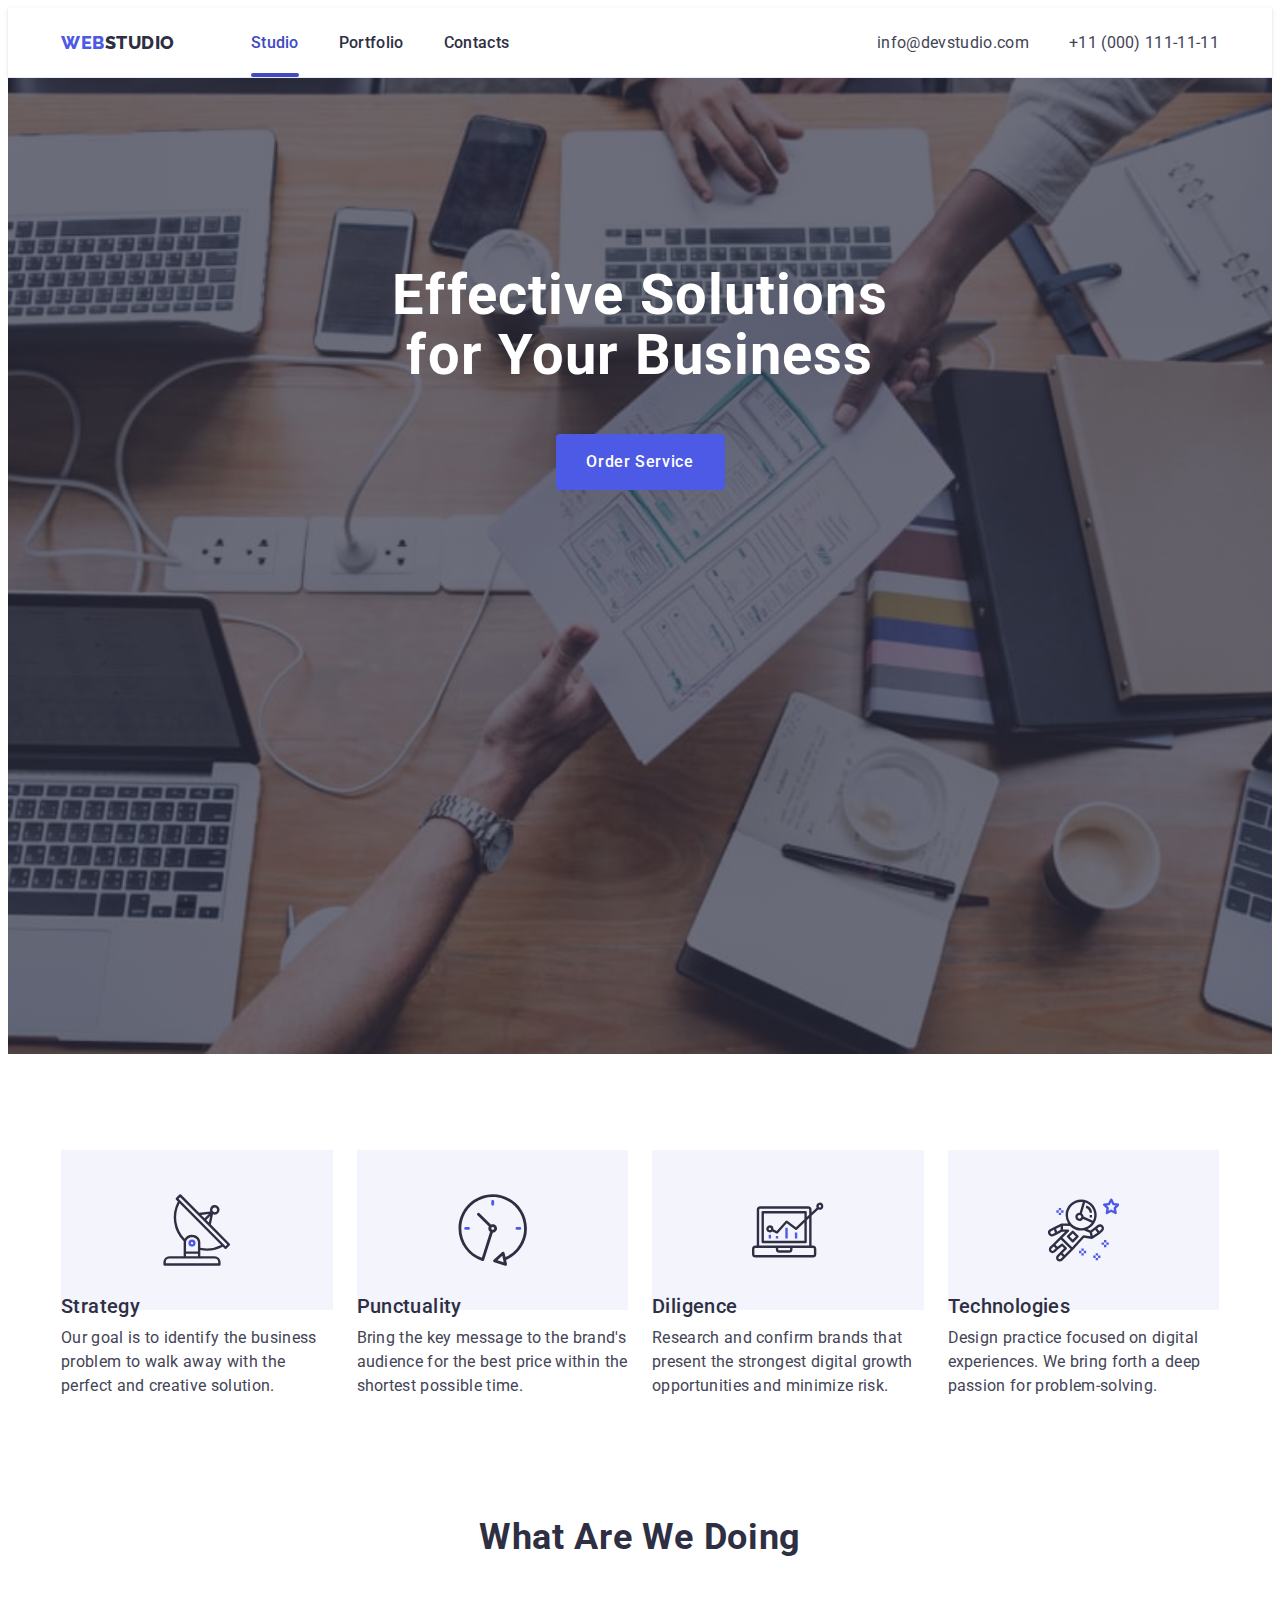
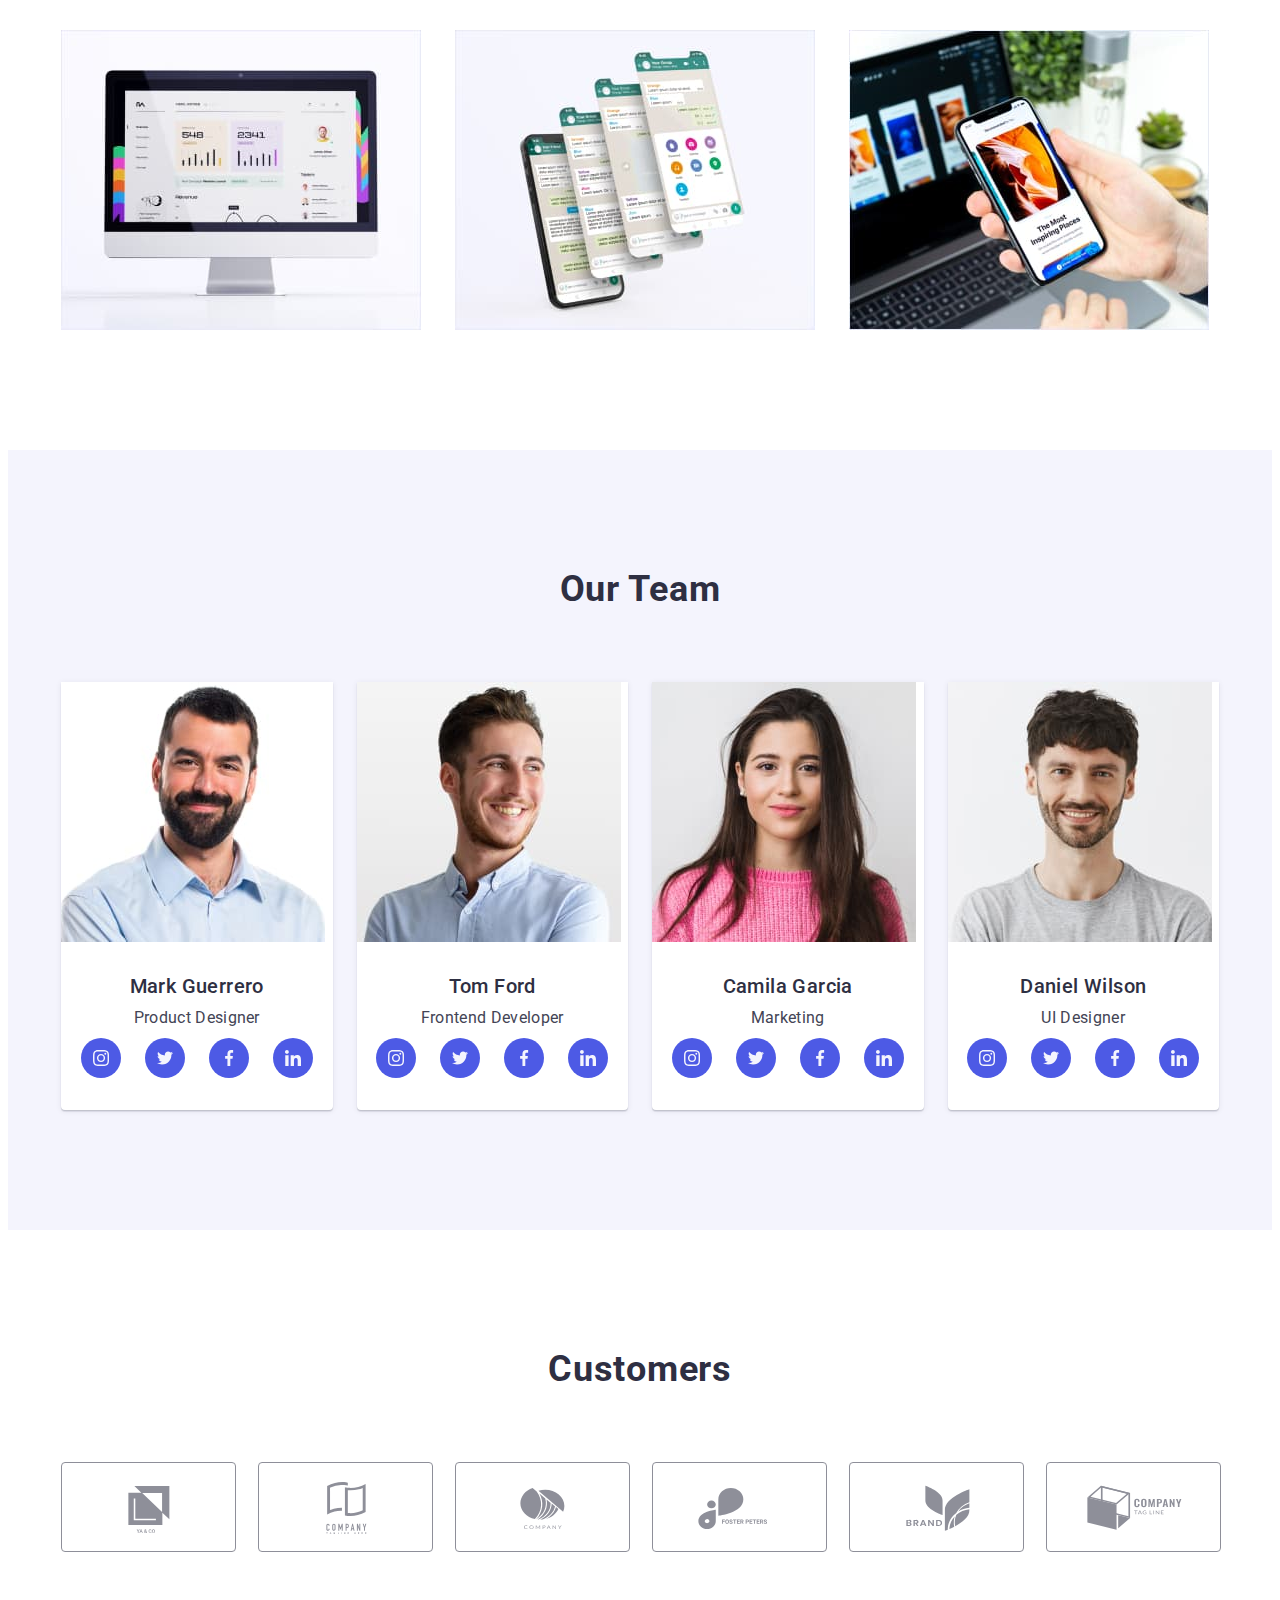
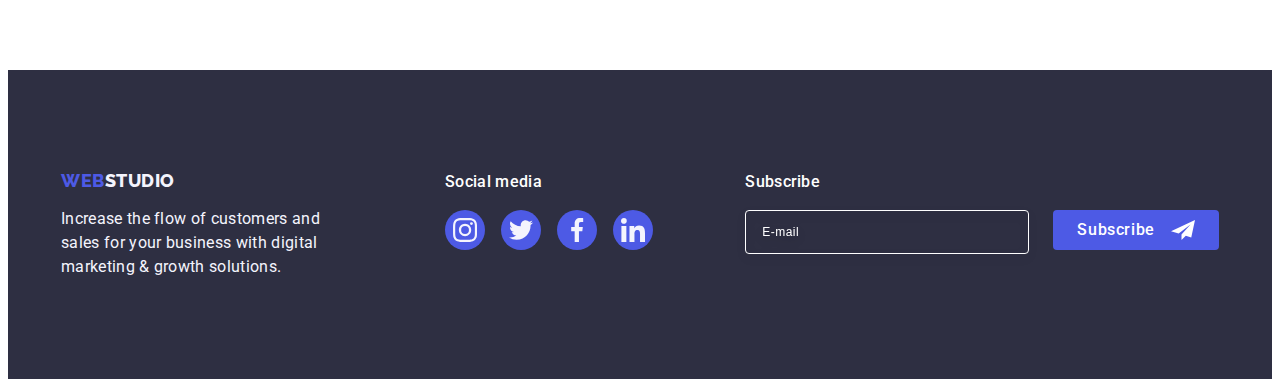
<file: index.html>
<!DOCTYPE html>
<html lang="en">
  <head>
    <meta charset="UTF-8" />
    <meta http-equiv="X-UA-Compatible" content="IE=edge" />
    <meta name="viewport" content="width=device-width, initial-scale=1.0" />
    <link rel="preconnect" href="https://fonts.googleapis.com" />
    <link rel="preconnect" href="https://fonts.gstatic.com" crossorigin />
    <link
      href="https://fonts.googleapis.com/css2?family=Raleway:wght@800&family=Roboto:wght@400;500;700;900&display=swap"
      rel="stylesheet"
    />
    <title>WebStudio</title>
    <link
      rel="stylesheet"
      href="https://cdnjs.cloudflare.com/ajax/libs/modern-normalize/2.0.0/modern-normalize.min.css"
      integrity="sha512-4xo8blKMVCiXpTaLzQSLSw3KFOVPWhm/TRtuPVc4WG6kUgjH6J03IBuG7JZPkcWMxJ5huwaBpOpnwYElP/m6wg=="
      crossorigin="anonymous"
      referrerpolicy="no-referrer"
    />
    <link rel="stylesheet" href="./css/styles.css" />
  </head>
  <body>
    <!-- Header -->

    <header class="header">
      <div class="container heder-container">
        <nav class="header-navigation">
          <a class="header-logo link" href="./index.html"
            >Web<span class="accent-logo">Studio</span></a
          >
          <ul class="header-menu list">
            <li class="header-menu-item">
              <a class="header-menu-link link active" href="./index.html"
                >Studio</a
              >
            </li>
            <li class="header-menu-item">
              <a class="header-menu-link link" href="./portfolio.html"
                >Portfolio</a
              >
            </li>
            <li class="header-menu-item">
              <a class="header-menu-link link" href="">Contacts</a>
            </li>
          </ul>
        </nav>

        <!-- Address -->

        <address class="address">
          <ul class="address-list list">
            <li class="address-list-item">
              <a class="address-list-link link" href="mailto:info@devstudio.com"
                >info@devstudio.com</a
              >
            </li>
            <li class="address-list-item">
              <a class="address-list-link link" href="tel:+110001111111"
                >+11 (000) 111-11-11</a
              >
            </li>
          </ul>
        </address>
      </div>
    </header>

    <!-- Main content -->

    <main>
      <!-- Section 1 -->

      <section class="hero">
        <div class="container hero-container">
          <h1 class="hero-title">Effective Solutions for Your Business</h1>
          <button type="button" class="hero-btn" data-modal-open>
            Order Service
          </button>
        </div>
      </section>

      <!-- Section 2 -->

      <section class="advantages">
        <div class="container advantages-container">
          <h2 class="visually-hidden" hidden>Advantages</h2>
          <ul class="advantages-list list">
            <li class="advantages-item">
              <div class="advantages-icon">
                <svg class="advantages-pic" width="64" height="64">
                  <use href="./images/icons.svg#icon-antenna1"></use>
                </svg>
              </div>
              <h3 class="advantages-subtitle">Strategy</h3>
              <p class="advantages-item-text">
                Our goal is to identify the business problem to walk away with
                the perfect and creative solution.
              </p>
            </li>
            <li class="advantages-item">
              <div class="advantages-icon">
                <svg class="advantages-pic" width="64" height="64">
                  <use href="./images/icons.svg#icon-clock2"></use>
                </svg>
              </div>
              <h3 class="advantages-subtitle">Punctuality</h3>
              <p class="advantages-item-text">
                Bring the key message to the brand's audience for the best price
                within the shortest possible time.
              </p>
            </li>
            <li class="advantages-item">
              <div class="advantages-icon">
                <svg class="advantages-pic" width="64" height="64">
                  <use href="./images/icons.svg#icon-diagram3"></use>
                </svg>
              </div>
              <h3 class="advantages-subtitle">Diligence</h3>
              <p class="advantages-item-text">
                Research and confirm brands that present the strongest digital
                growth opportunities and minimize risk.
              </p>
            </li>
            <li class="advantages-item">
              <div class="advantages-icon">
                <svg class="advantages-pic" width="64" height="64">
                  <use href="./images/icons.svg#icon-astronaut4"></use>
                </svg>
              </div>
              <h3 class="advantages-subtitle">Technologies</h3>
              <p class="advantages-item-text">
                Design practice focused on digital experiences. We bring forth a
                deep passion for problem-solving.
              </p>
            </li>
          </ul>
        </div>
      </section>

      <!-- Section 3 -->

      <section class="icon">
        <div class="container icon-container">
          <h2 class="icon-title">What are we doing</h2>
          <ul class="icon-list list">
            <li class="icon-item">
              <img src="./images/img1.jpg" alt="Analytics" width="360" />
            </li>
            <li class="icon-item">
              <img src="./images/img2.jpg" alt="Communication" width="360" />
            </li>
            <li class="icon-item">
              <img src="./images/img3.jpg" alt="Project" width="360" />
            </li>
          </ul>
        </div>
      </section>

      <!-- Section 4 -->

      <section class="team">
        <div class="container team-container">
          <h2 class="team-title">Our Team</h2>
          <ul class="team-list list">
            <li class="team-item">
              <img
                src="./images/Guerrero.jpg"
                alt="Product Designer"
                width="264"
              />
              <div class="card-team">
                <h3 class="team-subtitle">Mark Guerrero</h3>
                <p class="team-item-text">Product Designer</p>
                <ul class="team-soc list">
                  <li class="team-soc-item">
                    <a
                      class="team-soc-link link"
                      href=""
                      aria-label=""
                      target="_blank"
                      rel="nooppener noreferrer"
                    >
                      <svg class="team-soc-icon" width="16" height="16">
                        <use href="./images/icons.svg#icon-instagram"></use>
                      </svg>
                    </a>
                  </li>
                  <li class="team-soc-item">
                    <a
                      class="team-soc-link link"
                      href=""
                      aria-label=""
                      target="_blank"
                      rel="nooppener noreferrer"
                    >
                      <svg class="team-soc-icon" width="16" height="16">
                        <use href="./images/icons.svg#icon-twitter"></use>
                      </svg>
                    </a>
                  </li>
                  <li class="team-soc-item">
                    <a
                      class="team-soc-link link"
                      href=""
                      aria-label=""
                      target="_blank"
                      rel="nooppener noreferrer"
                    >
                      <svg class="team-soc-icon" width="16" height="16">
                        <use href="./images/icons.svg#icon-facebook"></use>
                      </svg>
                    </a>
                  </li>
                  <li class="team-soc-item">
                    <a
                      class="team-soc-link link"
                      href=""
                      aria-label=""
                      target="_blank"
                      rel="nooppener noreferrer"
                    >
                      <svg class="team-soc-icon" width="16" height="16">
                        <use href="./images/icons.svg#icon-linkedin"></use>
                      </svg>
                    </a>
                  </li>
                </ul>
              </div>
            </li>
            <li class="team-item">
              <img
                src="./images/Ford.jpg"
                alt="Frontend Developer"
                width="264"
              />
              <div class="card-team">
                <h3 class="team-subtitle">Tom Ford</h3>
                <p class="team-item-text">Frontend Developer</p>
                <ul class="team-soc list">
                  <li class="team-soc-item">
                    <a
                      class="team-soc-link link"
                      href=""
                      aria-label=""
                      target="_blank"
                      rel="nooppener noreferrer"
                    >
                      <svg class="team-soc-icon" width="16" height="16">
                        <use href="./images/icons.svg#icon-instagram"></use>
                      </svg>
                    </a>
                  </li>
                  <li class="team-soc-item">
                    <a
                      class="team-soc-link link"
                      href=""
                      aria-label=""
                      target="_blank"
                      rel="nooppener noreferrer"
                    >
                      <svg class="team-soc-icon" width="16" height="16">
                        <use href="./images/icons.svg#icon-twitter"></use>
                      </svg>
                    </a>
                  </li>
                  <li class="team-soc-item">
                    <a
                      class="team-soc-link link"
                      href=""
                      aria-label=""
                      target="_blank"
                      rel="nooppener noreferrer"
                    >
                      <svg class="team-soc-icon" width="16" height="16">
                        <use href="./images/icons.svg#icon-facebook"></use>
                      </svg>
                    </a>
                  </li>
                  <li class="team-soc-item">
                    <a
                      class="team-soc-link link"
                      href=""
                      aria-label=""
                      target="_blank"
                      rel="nooppener noreferrer"
                    >
                      <svg class="team-soc-icon" width="16" height="16">
                        <use href="./images/icons.svg#icon-linkedin"></use>
                      </svg>
                    </a>
                  </li>
                </ul>
              </div>
            </li>
            <li class="team-item">
              <img src="./images/Garcia.jpg" alt="Marketing" width="264" />
              <div class="card-team">
                <h3 class="team-subtitle">Camila Garcia</h3>
                <p class="team-item-text">Marketing</p>
                <ul class="team-soc list">
                  <li class="team-soc-item">
                    <a
                      class="team-soc-link link"
                      href=""
                      aria-label=""
                      target="_blank"
                      rel="nooppener noreferrer"
                    >
                      <svg class="team-soc-icon" width="16" height="16">
                        <use href="./images/icons.svg#icon-instagram"></use>
                      </svg>
                    </a>
                  </li>
                  <li class="team-soc-item">
                    <a
                      class="team-soc-link link"
                      href=""
                      aria-label=""
                      target="_blank"
                      rel="nooppener noreferrer"
                    >
                      <svg class="team-soc-icon" width="16" height="16">
                        <use href="./images/icons.svg#icon-twitter"></use>
                      </svg>
                    </a>
                  </li>
                  <li class="team-soc-item">
                    <a
                      class="team-soc-link link"
                      href=""
                      aria-label=""
                      target="_blank"
                      rel="nooppener noreferrer"
                    >
                      <svg class="team-soc-icon" width="16" height="16">
                        <use href="./images/icons.svg#icon-facebook"></use>
                      </svg>
                    </a>
                  </li>
                  <li class="team-soc-item">
                    <a
                      class="team-soc-link link"
                      href=""
                      aria-label=""
                      target="_blank"
                      rel="nooppener noreferrer"
                    >
                      <svg class="team-soc-icon" width="16" height="16">
                        <use href="./images/icons.svg#icon-linkedin"></use>
                      </svg>
                    </a>
                  </li>
                </ul>
              </div>
            </li>
            <li class="team-item">
              <img src="./images/Wilson.jpg" alt="UI Designer" width="264" />
              <div class="card-team">
                <h3 class="team-subtitle">Daniel Wilson</h3>
                <p class="team-item-text">UI Designer</p>
                <ul class="team-soc list">
                  <li class="team-soc-item">
                    <a
                      class="team-soc-link link"
                      href=""
                      aria-label=""
                      target="_blank"
                      rel="nooppener noreferrer"
                    >
                      <svg class="team-soc-icon" width="16" height="16">
                        <use href="./images/icons.svg#icon-instagram"></use>
                      </svg>
                    </a>
                  </li>
                  <li class="team-soc-item">
                    <a
                      class="team-soc-link link"
                      href=""
                      aria-label=""
                      target="_blank"
                      rel="nooppener noreferrer"
                    >
                      <svg class="team-soc-icon" width="16" height="16">
                        <use href="./images/icons.svg#icon-twitter"></use>
                      </svg>
                    </a>
                  </li>
                  <li class="team-soc-item">
                    <a
                      class="team-soc-link link"
                      href=""
                      aria-label=""
                      target="_blank"
                      rel="nooppener noreferrer"
                    >
                      <svg class="team-soc-icon" width="16" height="16">
                        <use href="./images/icons.svg#icon-facebook"></use>
                      </svg>
                    </a>
                  </li>
                  <li class="team-soc-item">
                    <a
                      class="team-soc-link link"
                      href=""
                      aria-label=""
                      target="_blank"
                      rel="nooppener noreferrer"
                    >
                      <svg class="team-soc-icon" width="16" height="16">
                        <use href="./images/icons.svg#icon-linkedin"></use>
                      </svg>
                    </a>
                  </li>
                </ul>
              </div>
            </li>
          </ul>
        </div>
      </section>

      <!-- Section 5 -->

      <section class="customers">
        <div class="container customers-container">
          <h2 class="customers-title">Customers</h2>
          <ul class="customers-list list">
            <li class="customers-item">
              <a
                class="customers-link"
                href=""
                aria-label="logo1"
                target="_blank"
                rel="nooppener noreferrer"
              >
                <svg class="customers-icon" width="104" height="56">
                  <use href="./images/icons.svg#icon-logo1"></use>
                </svg>
              </a>
            </li>
            <li class="customers-item">
              <a
                class="customers-link"
                href=""
                aria-label="logo2"
                target="_blank"
                rel="nooppener noreferrer"
              >
                <svg class="customers-icon" width="104" height="56">
                  <use href="./images/icons.svg#icon-logo2"></use>
                </svg>
              </a>
            </li>
            <li class="customers-item">
              <a
                class="customers-link"
                href=""
                aria-label="logo3"
                target="_blank"
                rel="nooppener noreferrer"
              >
                <svg class="customers-icon" width="104" height="56">
                  <use href="./images/icons.svg#icon-logo3"></use>
                </svg>
              </a>
            </li>
            <li class="customers-item">
              <a
                class="customers-link"
                href=""
                aria-label="logo4"
                target="_blank"
                rel="nooppener noreferrer"
              >
                <svg class="customers-icon" width="104" height="56">
                  <use href="./images/icons.svg#icon-logo4"></use>
                </svg>
              </a>
            </li>
            <li class="customers-item">
              <a
                class="customers-link"
                href=""
                aria-label="logo5"
                target="_blank"
                rel="nooppener noreferrer"
              >
                <svg class="customers-icon" width="104" height="56">
                  <use href="./images/icons.svg#icon-logo5"></use>
                </svg>
              </a>
            </li>
            <li class="customers-item">
              <a
                class="customers-link"
                href=""
                aria-label="logo6"
                target="_blank"
                rel="nooppener noreferrer"
              >
                <svg class="customers-icon" width="104" height="56">
                  <use href="./images/icons.svg#icon-logo6"></use>
                </svg>
              </a>
            </li>
          </ul>
        </div>
      </section>
    </main>

    <!-- Footer -->

    <footer class="footer">
      <div class="container footer-container">
        <div class="footer-box">
          <a class="footer-logo link" href="./index.html"
            >Web<span class="footer-accent-logo">Studio</span></a
          >
          <p class="footer-text">
            Increase the flow of customers and sales for your business with
            digital marketing & growth solutions.
          </p>
        </div>
        <div class="footer-soc">
          <p class="footer-paragraf">Social media</p>
          <ul class="footer-soc-list list">
            <li class="footer-soc-item">
              <a
                class="footer-soc-link link"
                href=""
                aria-label=""
                target="_blank"
                rel="nooppener noreferrer"
              >
                <svg class="footer-soc-icon" width="24" height="24">
                  <use href="./images/icons.svg#icon-instagram"></use>
                </svg>
              </a>
            </li>
            <li class="footer-soc-item">
              <a
                class="footer-soc-link link"
                href=""
                aria-label=""
                target="_blank"
                rel="nooppener noreferrer"
              >
                <svg class="footer-soc-icon" width="24" height="24">
                  <use href="./images/icons.svg#icon-twitter"></use>
                </svg>
              </a>
            </li>
            <li class="footer-soc-item">
              <a
                class="footer-soc-link link"
                href=""
                aria-label=""
                target="_blank"
                rel="nooppener noreferrer"
              >
                <svg class="footer-soc-icon" width="24" height="24">
                  <use href="./images/icons.svg#icon-facebook"></use>
                </svg>
              </a>
            </li>
            <li class="footer-soc-item">
              <a
                class="footer-soc-link link"
                href=""
                aria-label=""
                target="_blank"
                rel="nooppener noreferrer"
              >
                <svg class="footer-soc-icon" width="24" height="24">
                  <use href="./images/icons.svg#icon-linkedin"></use>
                </svg>
              </a>
            </li>
          </ul>
        </div>
        <div class="footer-modal">
          <p class="footer-modal-paragraf">Subscribe</p>
          <form class="footer-form">
            <label
              for="footer-email"
              aria-label="footer email"
              class="footer-label"
            >
              <input
                class="footer-input"
                type="email"
                name="footer-email"
                id="footer-email"
                placeholder="E-mail"
              />
            </label>
            <button class="footer-btn" type="submit">
              Subscribe<svg class="footer-btn-icon" width="24" height="24">
                <use href="./images/icons.svg#icon-frame"></use>
              </svg>
            </button>
          </form>
        </div>
      </div>
    </footer>

    <!-- Modal -->

    <div class="backdrop is-hidden" data-modal>
      <div class="modal">
        <button type="button" class="modal-btn" data-modal-close>
          <svg class="modal-icon" width="8" height="8">
            <use href="./images/icons.svg#icon-closeblack"></use>
          </svg>
        </button>
        <p class="modal-title">Leave your contacts and we will call you back</p>
        <form class="modal-form">
          <div class="modal-field">
            <label class="modal-label" for="user-name">Name</label>
            <div class="input-wrap">
              <input
                type="text"
                class="modal-input"
                name="user-name"
                id="user-name"
              />
              <svg class="input-icon" width="18" height="24">
                <use href="./images/icons.svg#icon-person"></use>
              </svg>
            </div>
          </div>
          <div class="modal-field">
            <label class="modal-label" for="user-phone">Phone</label>
            <div class="input-wrap">
              <input
                type="tel"
                class="modal-input"
                name="user-phone"
                id="user-phone"
              />
              <svg class="input-icon" width="18" height="24">
                <use href="./images/icons.svg#icon-phone"></use>
              </svg>
            </div>
          </div>
          <div class="modal-field">
            <label class="modal-label" for="user-email">Email</label>
            <div class="input-wrap">
              <input
                type="email"
                class="modal-input"
                name="user-email"
                id="user-email"
              />
              <svg class="input-icon" width="18" height="24">
                <use href="./images/icons.svg#icon-letter"></use>
              </svg>
            </div>
          </div>
          <div class="modal-field-placeholder">
            <label class="modal-label" for="user-comment">Comment</label>
            <textarea
              name="user-comment"
              placeholder="Text input"
              class="modal-textarea"
              id="user-comment"
            ></textarea>
          </div>
          <div class="modal-privacy">
            <input
              type="checkbox"
              name="user-privacy"
              id="user-privacy"
              class="input-check visually-hidden"
              value="true"
            />
            <label for="user-privacy" class="check-text">
              <span class="user-privacy-text">
                <svg class="check-icon" width="10" height="8">
                  <use href="./images/icons.svg#icon-vector"></use></svg></span
              >I accept the terms and conditions of the&nbsp;
              <a class="user-privacy-accent" href="">Privacy Policy</a>
            </label>
          </div>
          <button class="modal-send-btn" type="submit">Send</button>
        </form>
      </div>
    </div>
    <script src="./js/modal.js"></script>
  </body>
</html>
</file>
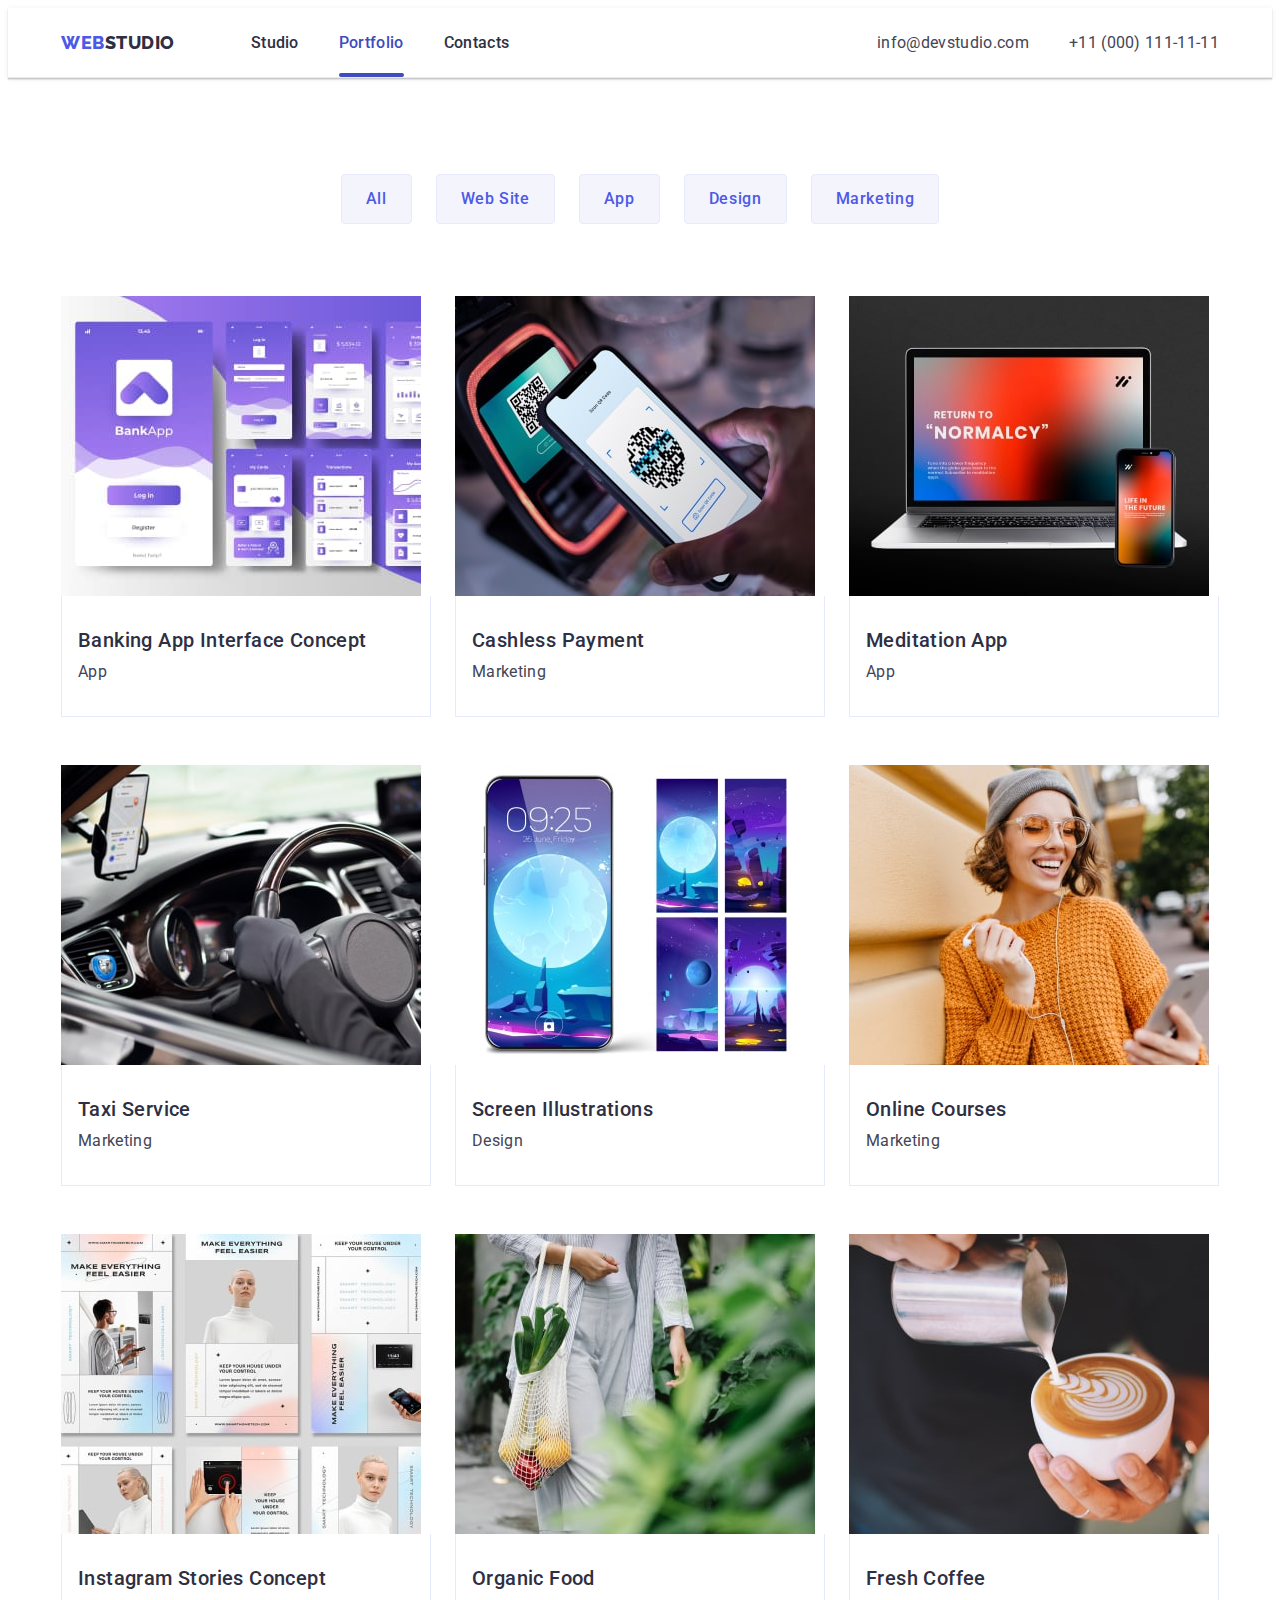
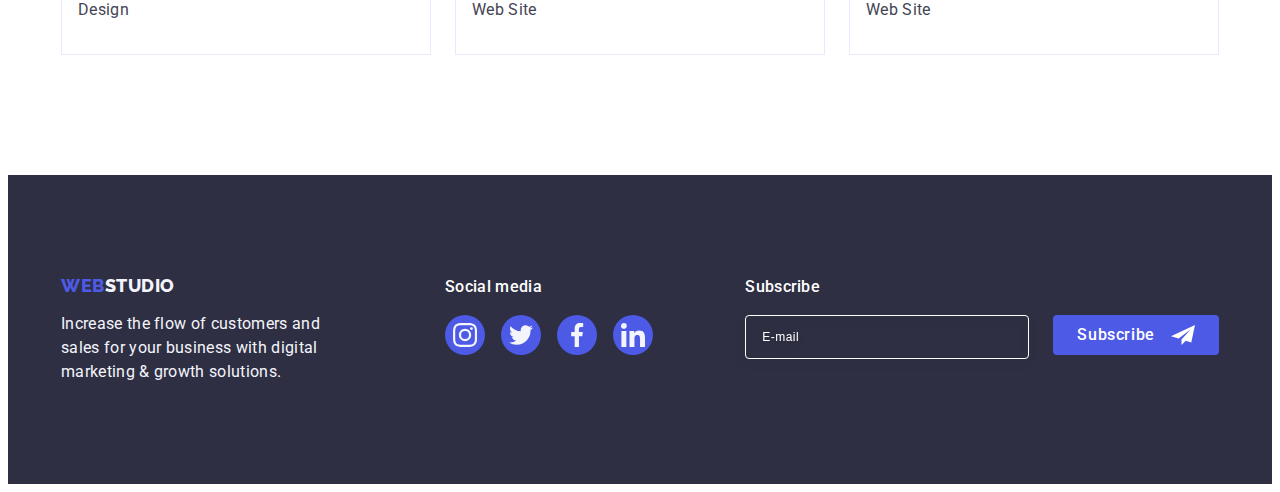
<file: portfolio.html>
<!DOCTYPE html>
<html lang="en">
  <head>
    <meta charset="UTF-8" />
    <meta http-equiv="X-UA-Compatible" content="IE=edge" />
    <meta name="viewport" content="width=device-width, initial-scale=1.0" />
    <link rel="preconnect" href="https://fonts.googleapis.com" />
    <link rel="preconnect" href="https://fonts.gstatic.com" crossorigin />
    <link
      href="https://fonts.googleapis.com/css2?family=Raleway:wght@800&family=Roboto:wght@400;500;700;900&display=swap"
      rel="stylesheet"
    />
    <title>WebStudio</title>
    <link
      rel="stylesheet"
      href="https://cdnjs.cloudflare.com/ajax/libs/modern-normalize/2.0.0/modern-normalize.min.css"
      integrity="sha512-4xo8blKMVCiXpTaLzQSLSw3KFOVPWhm/TRtuPVc4WG6kUgjH6J03IBuG7JZPkcWMxJ5huwaBpOpnwYElP/m6wg=="
      crossorigin="anonymous"
      referrerpolicy="no-referrer"
    />
    <link rel="stylesheet" href="./css/styles.css" />
  </head>
  <body>
    <!-- Header -->

    <header class="header">
      <div class="container heder-container">
        <nav class="header-navigation">
          <a class="header-logo link" href="./index.html"
            >Web<span class="accent-logo">Studio</span></a
          >
          <ul class="header-menu list">
            <li class="header-menu-item">
              <a class="header-menu-link link" href="./index.html">Studio</a>
            </li>
            <li class="header-menu-item">
              <a class="header-menu-link link active" href="./portfolio.html"
                >Portfolio</a
              >
            </li>
            <li class="header-menu-item">
              <a class="header-menu-link link" href="">Contacts</a>
            </li>
          </ul>
        </nav>

        <!-- Address -->

        <address class="address">
          <ul class="address-list list">
            <li class="address-list-item">
              <a class="address-list-link link" href="mailto:info@devstudio.com"
                >info@devstudio.com</a
              >
            </li>
            <li class="address-list-item">
              <a class="address-list-link link" href="tel:+110001111111"
                >+11 (000) 111-11-11</a
              >
            </li>
          </ul>
        </address>
      </div>
    </header>

    <!-- Main content -->

    <main>
      <!-- Projects -->
      <section class="portfolio">
        <div class="container portfolio-container">
          <h1 class="visually-hidden" hidden>Portfolio</h1>
          <ul class="filter-list list">
            <li class="filter-item">
              <button type="button" class="filter-btn">All</button>
            </li>
            <li class="filter-item">
              <button type="button" class="filter-btn">Web Site</button>
            </li>
            <li class="filter-item">
              <button type="button" class="filter-btn">App</button>
            </li>
            <li class="filter-item">
              <button type="button" class="filter-btn">Design</button>
            </li>
            <li class="filter-item">
              <button type="button" class="filter-btn">Marketing</button>
            </li>
          </ul>
          <ul class="project-list list">
            <li class="project-item">
              <a href="" class="project-link link">
                <div class="project-card-blok">
                  <img
                    src="./images/project1.jpg"
                    alt="image banking app"
                    width="360"
                  />
                  <p class="project-overlay">
                    14 Stylish and User-Friendly App Design Concepts · Task
                    Manager App · Calorie Tracker App · Exotic Fruit Ecommerce
                    App · Cloud Storage App
                  </p>
                </div>
                <div class="card-project">
                  <h2 class="project-subtitle">
                    Banking App Interface Concept
                  </h2>
                  <p class="project-item-text">App</p>
                </div>
              </a>
            </li>
            <li class="project-item">
              <a href="" class="project-link link">
                <div class="project-card-blok">
                  <img
                    src="./images/project2.jpg"
                    alt="image cashless payment"
                    width="360"
                  />
                  <p class="project-overlay">
                    14 Stylish and User-Friendly App Design Concepts · Task
                    Manager App · Calorie Tracker App · Exotic Fruit Ecommerce
                    App · Cloud Storage App
                  </p>
                </div>
                <div class="card-project">
                  <h2 class="project-subtitle">Cashless Payment</h2>
                  <p class="project-item-text">Marketing</p>
                </div></a
              >
            </li>
            <li class="project-item">
              <a href="" class="project-link link">
                <div class="project-card-blok">
                  <img
                    src="./images/project3.jpg"
                    alt="image meditation app"
                    width="360"
                  />
                  <p class="project-overlay">
                    14 Stylish and User-Friendly App Design Concepts · Task
                    Manager App · Calorie Tracker App · Exotic Fruit Ecommerce
                    App · Cloud Storage App
                  </p>
                </div>
                <div class="card-project">
                  <h2 class="project-subtitle">Meditation App</h2>
                  <p class="project-item-text">App</p>
                </div>
              </a>
            </li>
            <li class="project-item">
              <a href="" class="project-link link">
                <div class="project-card-blok">
                  <img
                    src="./images/project4.jpg"
                    alt="image auto"
                    width="360"
                  />
                  <p class="project-overlay">
                    14 Stylish and User-Friendly App Design Concepts · Task
                    Manager App · Calorie Tracker App · Exotic Fruit Ecommerce
                    App · Cloud Storage App
                  </p>
                </div>
                <div class="card-project">
                  <h2 class="project-subtitle">Taxi Service</h2>
                  <p class="project-item-text">Marketing</p>
                </div></a
              >
            </li>
            <li class="project-item">
              <a href="" class="project-link link">
                <div class="project-card-blok">
                  <img
                    src="./images/project5.jpg"
                    alt="screen illustrations"
                    width="360"
                  />
                  <p class="project-overlay">
                    14 Stylish and User-Friendly App Design Concepts · Task
                    Manager App · Calorie Tracker App · Exotic Fruit Ecommerce
                    App · Cloud Storage App
                  </p>
                </div>
                <div class="card-project">
                  <h2 class="project-subtitle">Screen Illustrations</h2>
                  <p class="project-item-text">Design</p>
                </div></a
              >
            </li>
            <li class="project-item">
              <a href="" class="project-link link">
                <div class="project-card-blok">
                  <img
                    src="./images/project6.jpg"
                    alt="image with girl"
                    width="360"
                  />
                  <p class="project-overlay">
                    14 Stylish and User-Friendly App Design Concepts · Task
                    Manager App · Calorie Tracker App · Exotic Fruit Ecommerce
                    App · Cloud Storage App
                  </p>
                </div>
                <div class="card-project">
                  <h2 class="project-subtitle">Online Courses</h2>
                  <p class="project-item-text">Marketing</p>
                </div></a
              >
            </li>
            <li class="project-item">
              <a href="" class="project-link link">
                <div class="project-card-blok">
                  <img
                    src="./images/project7.jpg"
                    alt="image instagram stories"
                    width="360"
                  />
                  <p class="project-overlay">
                    14 Stylish and User-Friendly App Design Concepts · Task
                    Manager App · Calorie Tracker App · Exotic Fruit Ecommerce
                    App · Cloud Storage App
                  </p>
                </div>
                <div class="card-project">
                  <h2 class="project-subtitle">Instagram Stories Concept</h2>
                  <p class="project-item-text">Design</p>
                </div></a
              >
            </li>
            <li class="project-item">
              <a href="" class="project-link link">
                <div class="project-card-blok">
                  <img
                    src="./images/project8.jpg"
                    alt="image organic food"
                    width="360"
                  />
                  <p class="project-overlay">
                    14 Stylish and User-Friendly App Design Concepts · Task
                    Manager App · Calorie Tracker App · Exotic Fruit Ecommerce
                    App · Cloud Storage App
                  </p>
                </div>
                <div class="card-project">
                  <h2 class="project-subtitle">Organic Food</h2>
                  <p class="project-item-text">Web Site</p>
                </div></a
              >
            </li>
            <li class="project-item">
              <a href="" class="project-link link">
                <div class="project-card-blok">
                  <img
                    src="./images/project9.jpg"
                    alt="image coffee"
                    width="360"
                  />
                  <p class="project-overlay">
                    14 Stylish and User-Friendly App Design Concepts · Task
                    Manager App · Calorie Tracker App · Exotic Fruit Ecommerce
                    App · Cloud Storage App
                  </p>
                </div>
                <div class="card-project">
                  <h2 class="project-subtitle">Fresh Coffee</h2>
                  <p class="project-item-text">Web Site</p>
                </div></a
              >
            </li>
          </ul>
        </div>
      </section>
    </main>

    <!-- Footer -->
    <footer class="footer">
      <div class="container footer-container">
        <div class="footer-box">
          <a class="footer-logo link" href="./index.html"
            >Web<span class="footer-accent-logo">Studio</span></a
          >
          <p class="footer-text">
            Increase the flow of customers and sales for your business with
            digital marketing & growth solutions.
          </p>
        </div>
        <div class="footer-soc">
          <p class="footer-paragraf">Social media</p>
          <ul class="footer-soc-list list">
            <li class="footer-soc-item">
              <a
                class="footer-soc-link link"
                href=""
                aria-label=""
                target="_blank"
                rel="nooppener noreferrer"
              >
                <svg class="footer-soc-icon" width="24" height="24">
                  <use href="./images/icons.svg#icon-instagram"></use>
                </svg>
              </a>
            </li>
            <li class="footer-soc-item">
              <a
                class="footer-soc-link link"
                href=""
                aria-label=""
                target="_blank"
                rel="nooppener noreferrer"
              >
                <svg class="footer-soc-icon" width="24" height="24">
                  <use href="./images/icons.svg#icon-twitter"></use>
                </svg>
              </a>
            </li>
            <li class="footer-soc-item">
              <a
                class="footer-soc-link link"
                href=""
                aria-label=""
                target="_blank"
                rel="nooppener noreferrer"
              >
                <svg class="footer-soc-icon" width="24" height="24">
                  <use href="./images/icons.svg#icon-facebook"></use>
                </svg>
              </a>
            </li>
            <li class="footer-soc-item">
              <a
                class="footer-soc-link link"
                href=""
                aria-label=""
                target="_blank"
                rel="nooppener noreferrer"
              >
                <svg class="footer-soc-icon" width="24" height="24">
                  <use href="./images/icons.svg#icon-linkedin"></use>
                </svg>
              </a>
            </li>
          </ul>
        </div>
        <div class="footer-modal">
          <p class="footer-modal-paragraf">Subscribe</p>
          <form class="footer-form">
            <label
              for="footer-email"
              aria-label="footer email"
              class="footer-label"
            >
              <input
                class="footer-input"
                type="email"
                name="footer-email"
                id="footer-email"
                placeholder="E-mail"
              />
            </label>
            <button class="footer-btn" type="submit">
              Subscribe<svg class="footer-btn-icon" width="24" height="24">
                <use href="./images/icons.svg#icon-frame"></use>
              </svg>
            </button>
          </form>
        </div>
      </div>
    </footer>
  </body>
</html>
</file>
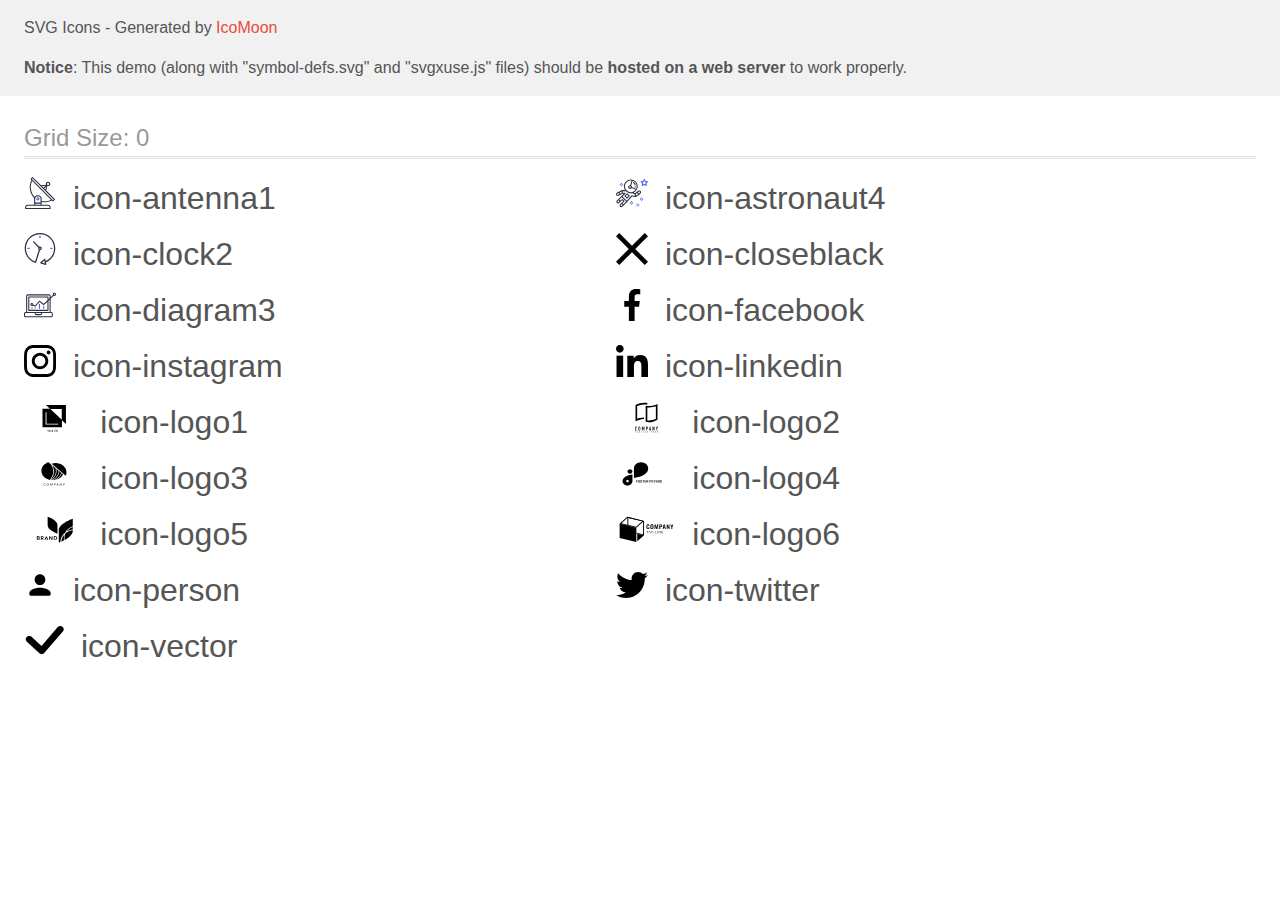
<file: images/svg/icon/demo-external-svg.html>
<!doctype html>
<html>
<head>
    <title>IcoMoon - SVG Icons</title>
    <meta charset="utf-8">
    <meta name="viewport" content="width=device-width, initial-scale=1">
    <link rel="stylesheet" href="demo-files/demo.css">
    <link rel="stylesheet" href="style.css">
</head>
<body>
<header class="bgc1 clearfix">
<div class="mhl">
    <p>SVG Icons - Generated by <a href="https://icomoon.io/app">IcoMoon</a></p><p><strong>Notice</strong>: This demo (along with "symbol-defs.svg" and "svgxuse.js" files) should be <b>hosted on a web server</b> to work properly.</p>
</div>
</header>
    <div class="clearfix mhl ptl">
        <h1 class="mvm mtn fgc1">Grid Size: 0</h1>
        <div class="glyph fs1">
            <div class="clearfix pbs">
                <svg class="icon icon-antenna1"><use xlink:href="symbol-defs.svg#icon-antenna1"></use></svg><span class="name"> icon-antenna1</span>
            </div>
        </div>
        <div class="glyph fs1">
            <div class="clearfix pbs">
                <svg class="icon icon-astronaut4"><use xlink:href="symbol-defs.svg#icon-astronaut4"></use></svg><span class="name"> icon-astronaut4</span>
            </div>
        </div>
        <div class="glyph fs1">
            <div class="clearfix pbs">
                <svg class="icon icon-clock2"><use xlink:href="symbol-defs.svg#icon-clock2"></use></svg><span class="name"> icon-clock2</span>
            </div>
        </div>
        <div class="glyph fs1">
            <div class="clearfix pbs">
                <svg class="icon icon-closeblack"><use xlink:href="symbol-defs.svg#icon-closeblack"></use></svg><span class="name"> icon-closeblack</span>
            </div>
        </div>
        <div class="glyph fs1">
            <div class="clearfix pbs">
                <svg class="icon icon-diagram3"><use xlink:href="symbol-defs.svg#icon-diagram3"></use></svg><span class="name"> icon-diagram3</span>
            </div>
        </div>
        <div class="glyph fs1">
            <div class="clearfix pbs">
                <svg class="icon icon-facebook"><use xlink:href="symbol-defs.svg#icon-facebook"></use></svg><span class="name"> icon-facebook</span>
            </div>
        </div>
        <div class="glyph fs1">
            <div class="clearfix pbs">
                <svg class="icon icon-instagram"><use xlink:href="symbol-defs.svg#icon-instagram"></use></svg><span class="name"> icon-instagram</span>
            </div>
        </div>
        <div class="glyph fs1">
            <div class="clearfix pbs">
                <svg class="icon icon-linkedin"><use xlink:href="symbol-defs.svg#icon-linkedin"></use></svg><span class="name"> icon-linkedin</span>
            </div>
        </div>
        <div class="glyph fs1">
            <div class="clearfix pbs">
                <svg class="icon icon-logo1"><use xlink:href="symbol-defs.svg#icon-logo1"></use></svg><span class="name"> icon-logo1</span>
            </div>
        </div>
        <div class="glyph fs1">
            <div class="clearfix pbs">
                <svg class="icon icon-logo2"><use xlink:href="symbol-defs.svg#icon-logo2"></use></svg><span class="name"> icon-logo2</span>
            </div>
        </div>
        <div class="glyph fs1">
            <div class="clearfix pbs">
                <svg class="icon icon-logo3"><use xlink:href="symbol-defs.svg#icon-logo3"></use></svg><span class="name"> icon-logo3</span>
            </div>
        </div>
        <div class="glyph fs1">
            <div class="clearfix pbs">
                <svg class="icon icon-logo4"><use xlink:href="symbol-defs.svg#icon-logo4"></use></svg><span class="name"> icon-logo4</span>
            </div>
        </div>
        <div class="glyph fs1">
            <div class="clearfix pbs">
                <svg class="icon icon-logo5"><use xlink:href="symbol-defs.svg#icon-logo5"></use></svg><span class="name"> icon-logo5</span>
            </div>
        </div>
        <div class="glyph fs1">
            <div class="clearfix pbs">
                <svg class="icon icon-logo6"><use xlink:href="symbol-defs.svg#icon-logo6"></use></svg><span class="name"> icon-logo6</span>
            </div>
        </div>
        <div class="glyph fs1">
            <div class="clearfix pbs">
                <svg class="icon icon-person"><use xlink:href="symbol-defs.svg#icon-person"></use></svg><span class="name"> icon-person</span>
            </div>
        </div>
        <div class="glyph fs1">
            <div class="clearfix pbs">
                <svg class="icon icon-twitter"><use xlink:href="symbol-defs.svg#icon-twitter"></use></svg><span class="name"> icon-twitter</span>
            </div>
        </div>
        <div class="glyph fs1">
            <div class="clearfix pbs">
                <svg class="icon icon-vector"><use xlink:href="symbol-defs.svg#icon-vector"></use></svg><span class="name"> icon-vector</span>
            </div>
        </div>
  </div>
<script defer src="svgxuse.js"></script>
</body>
</html>
</file>
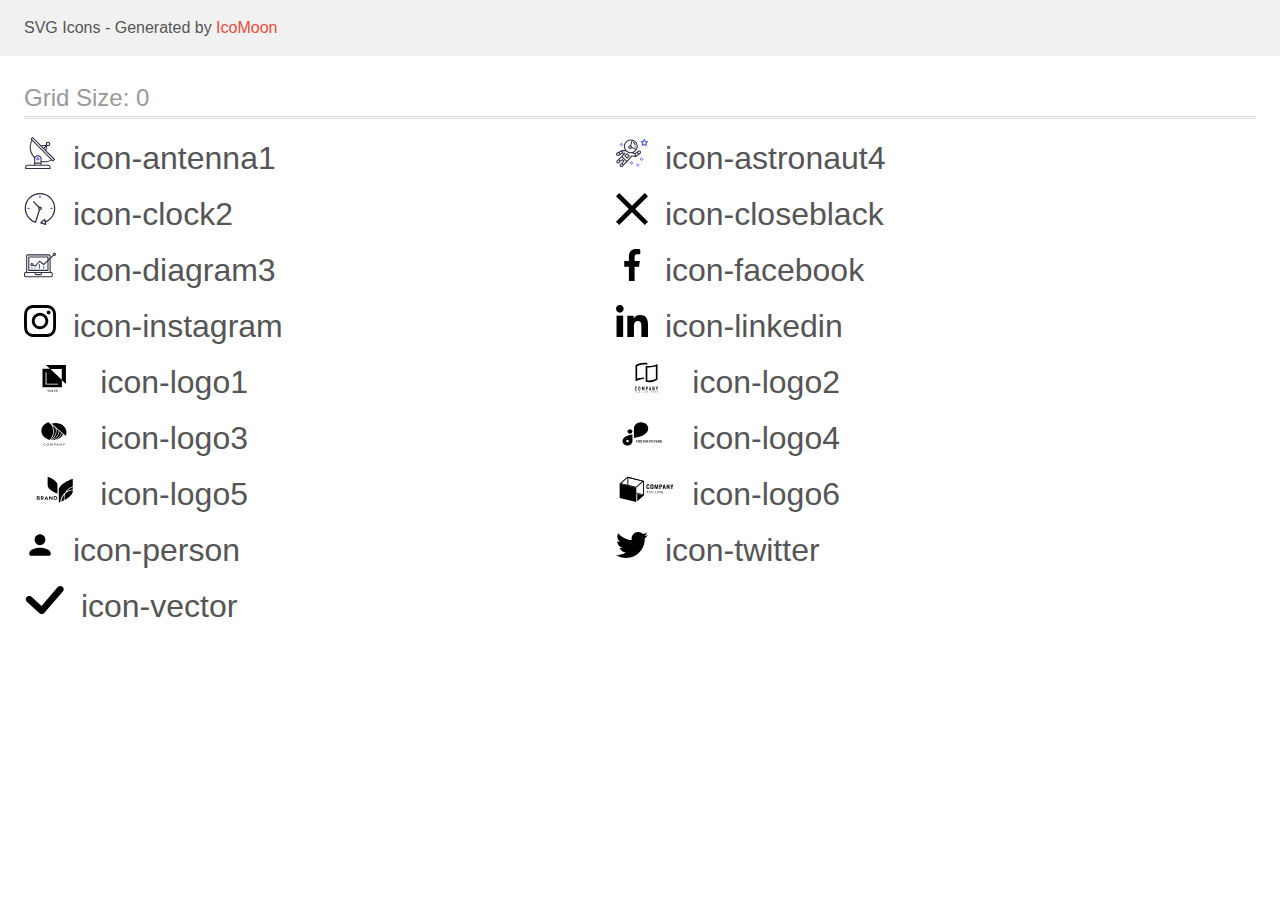
<file: images/svg/icon/demo.html>
<!doctype html>
<html>
<head>
    <title>IcoMoon - SVG Icons</title>
    <meta charset="utf-8">
    <meta name="viewport" content="width=device-width, initial-scale=1">
    <link rel="stylesheet" href="demo-files/demo.css">
    <link rel="stylesheet" href="style.css">
</head>
<body>
<svg aria-hidden="true" style="position: absolute; width: 0; height: 0; overflow: hidden;" version="1.1" xmlns="http://www.w3.org/2000/svg" xmlns:xlink="http://www.w3.org/1999/xlink">
<defs>
<symbol id="icon-antenna1" viewBox="0 0 32 32">
<path fill="#2e2f42" style="fill: var(--color1, #2e2f42)" d="M30.773 22.098l-8.443-8.505 0.937-4.615c0.242 0.094 0.499 0.144 0.758 0.146h0.006c1.192 0.014 2.17-0.941 2.184-2.133s-0.941-2.17-2.133-2.184c-1.192-0.014-2.17 0.941-2.184 2.133-0.003 0.255 0.039 0.509 0.125 0.749l-4.96 0.605-8.091-8.133c-0.099-0.101-0.235-0.159-0.377-0.16-0.14 0.001-0.274 0.056-0.373 0.155l-1.513 1.504c-0.208 0.208-0.208 0.546 0 0.754l0.814 0.826c-3.153 5.798-2.129 12.978 2.519 17.663 0.043 0.041 0.092 0.074 0.146 0.098-0.034 0.18-0.051 0.364-0.052 0.547v6.187h-6.4c-1.472 0.002-2.665 1.195-2.667 2.667v1.067c0 0.295 0.239 0.533 0.533 0.533h24.533c0.295 0 0.533-0.239 0.533-0.533v-1.067c-0.002-1.472-1.195-2.665-2.667-2.667h-6.4v-2.742c1.003 0.21 2.024 0.317 3.049 0.32 2.458-0.003 4.877-0.615 7.040-1.783l0.818 0.823c0.099 0.101 0.235 0.159 0.377 0.16 0.14-0.001 0.274-0.056 0.373-0.155l1.513-1.504c0.208-0.208 0.208-0.546 0-0.754zM23.28 6.233c0.418-0.415 1.093-0.414 1.509 0.004s0.414 1.093-0.004 1.508c-0.2 0.199-0.47 0.31-0.752 0.31h-0.003c-0.589-0.003-1.064-0.483-1.061-1.072 0.002-0.282 0.115-0.552 0.314-0.751h-0.002zM22.024 9.738l-0.598 2.946-1.175-1.182 1.774-1.763zM21.419 8.836l-1.92 1.909-1.485-1.493 3.405-0.415zM24.004 28.8c0.884 0 1.6 0.716 1.6 1.6v0.533h-23.467v-0.533c0-0.884 0.716-1.6 1.6-1.6h20.267zM16.537 26.667v1.067h-5.333v-1.067h5.333zM11.204 25.6v-4.053c0-1.294 1.196-2.347 2.667-2.347s2.667 1.053 2.667 2.347v4.053h-5.333zM17.604 23.904v-2.357c0-1.882-1.675-3.413-3.733-3.413-1.331-0.020-2.576 0.657-3.281 1.786-4.058-4.274-4.971-10.645-2.279-15.887l18.602 18.708c-2.872 1.461-6.165 1.873-9.309 1.163zM28.893 23.22l-21.057-21.181 0.755-0.752 7.935 7.98c0.004 0 0.006 0.007 0.010 0.010l13.115 13.191-0.757 0.752z"></path>
<path fill="#4d5ae5" style="fill: var(--color2, #4d5ae5)" d="M13.876 20.267h-0.005c-0.884-0.001-1.601 0.714-1.602 1.598s0.714 1.601 1.598 1.602h0.005c0.884 0.001 1.601-0.714 1.602-1.598s-0.714-1.601-1.598-1.602zM14.249 22.245c-0.1 0.1-0.236 0.156-0.378 0.155-0.295-0.002-0.532-0.242-0.531-0.536 0.001-0.141 0.057-0.276 0.157-0.375s0.233-0.154 0.373-0.155c0.295 0.002 0.532 0.242 0.531 0.536-0.001 0.141-0.057 0.276-0.157 0.375h0.005z"></path>
</symbol>
<symbol id="icon-astronaut4" viewBox="0 0 32 32">
<path fill="#4d5ae5" style="fill: var(--color2, #4d5ae5)" d="M31.974 4.524c-0.063-0.193-0.229-0.333-0.43-0.363l-1.91-0.278-0.855-1.731c-0.179-0.365-0.777-0.365-0.956 0l-0.855 1.731-1.91 0.278c-0.201 0.029-0.367 0.17-0.431 0.363-0.062 0.193-0.011 0.405 0.135 0.547l1.383 1.348-0.326 1.903c-0.034 0.2 0.048 0.402 0.212 0.522 0.166 0.121 0.382 0.135 0.562 0.040l1.709-0.899 1.709 0.899c0.078 0.041 0.164 0.061 0.249 0.061 0.11 0 0.221-0.034 0.314-0.102 0.164-0.119 0.246-0.322 0.212-0.522l-0.326-1.903 1.383-1.348c0.145-0.142 0.197-0.354 0.135-0.547zM29.511 5.851c-0.125 0.122-0.183 0.299-0.153 0.472l0.191 1.114-1-0.526c-0.078-0.041-0.163-0.061-0.249-0.061s-0.17 0.020-0.249 0.061l-1.001 0.526 0.191-1.114c0.030-0.173-0.028-0.349-0.153-0.472l-0.81-0.789 1.119-0.163c0.174-0.025 0.324-0.134 0.402-0.292l0.5-1.013 0.5 1.013c0.078 0.157 0.228 0.267 0.402 0.292l1.119 0.163-0.809 0.789z"></path>
<path fill="#4d5ae5" style="fill: var(--color2, #4d5ae5)" d="M26.133 20.522h-1.067v1.067h1.067v-1.067z"></path>
<path fill="#4d5ae5" style="fill: var(--color2, #4d5ae5)" d="M26.133 22.656h-1.067v1.067h1.067v-1.067z"></path>
<path fill="#4d5ae5" style="fill: var(--color2, #4d5ae5)" d="M27.2 21.589h-1.067v1.067h1.067v-1.067z"></path>
<path fill="#4d5ae5" style="fill: var(--color2, #4d5ae5)" d="M25.067 21.589h-1.067v1.067h1.067v-1.067z"></path>
<path fill="#4d5ae5" style="fill: var(--color2, #4d5ae5)" d="M22.4 26.389h-1.067v1.067h1.067v-1.067z"></path>
<path fill="#4d5ae5" style="fill: var(--color2, #4d5ae5)" d="M22.4 28.522h-1.067v1.067h1.067v-1.067z"></path>
<path fill="#4d5ae5" style="fill: var(--color2, #4d5ae5)" d="M23.467 27.456h-1.067v1.067h1.067v-1.067z"></path>
<path fill="#4d5ae5" style="fill: var(--color2, #4d5ae5)" d="M21.333 27.456h-1.067v1.067h1.067v-1.067z"></path>
<path fill="#4d5ae5" style="fill: var(--color2, #4d5ae5)" d="M16 24.256h-1.067v1.067h1.067v-1.067z"></path>
<path fill="#4d5ae5" style="fill: var(--color2, #4d5ae5)" d="M16 26.389h-1.067v1.067h1.067v-1.067z"></path>
<path fill="#4d5ae5" style="fill: var(--color2, #4d5ae5)" d="M17.067 25.322h-1.067v1.067h1.067v-1.067z"></path>
<path fill="#4d5ae5" style="fill: var(--color2, #4d5ae5)" d="M14.933 25.322h-1.067v1.067h1.067v-1.067z"></path>
<path fill="#4d5ae5" style="fill: var(--color2, #4d5ae5)" d="M5.867 6.122h-1.067v1.067h1.067v-1.067z"></path>
<path fill="#4d5ae5" style="fill: var(--color2, #4d5ae5)" d="M5.867 8.255h-1.067v1.067h1.067v-1.067z"></path>
<path fill="#4d5ae5" style="fill: var(--color2, #4d5ae5)" d="M6.933 7.189h-1.067v1.067h1.067v-1.067z"></path>
<path fill="#4d5ae5" style="fill: var(--color2, #4d5ae5)" d="M4.8 7.189h-1.067v1.067h1.067v-1.067z"></path>
<path fill="#2e2f42" style="fill: var(--color1, #2e2f42)" d="M24.715 14.159c-0.287-0.388-0.709-0.637-1.188-0.705-0.481-0.068-0.956 0.058-1.34 0.352l-1.252 0.96-1.898 1.417-1.358-0.541c2.421-1.086 4.114-3.508 4.114-6.32 0-3.823-3.123-6.933-6.961-6.933s-6.961 3.11-6.961 6.933c0 1.386 0.414 2.674 1.12 3.758l-2.764-0.024c-0.002 0-0.003 0-0.005 0-0.009 0-0.015 0.004-0.023 0.005-0.053 0.002-0.105 0.013-0.155 0.031-0.013 0.005-0.026 0.008-0.038 0.013-0.006 0.003-0.013 0.003-0.019 0.006l-3.233 1.596c-0.001 0-0.001 0-0.001 0.001l-1.893 0.911c-0.021 0.009-0.042 0.021-0.063 0.035-0.755 0.502-1.012 1.489-0.598 2.295 0.22 0.429 0.595 0.745 1.056 0.889 0.178 0.055 0.359 0.083 0.539 0.083 0.29 0 0.577-0.071 0.839-0.211l1.388-0.738 2.264-1.169 1.357-0.008-5.442 5.416c-0.001 0.001-0.001 0.001-0.002 0.001l-1.339 1.333c-0.316 0.315-0.49 0.732-0.49 1.178s0.174 0.863 0.49 1.179c0.325 0.323 0.752 0.485 1.179 0.485s0.854-0.162 1.18-0.485l1.314-1.309 1.741-1.3 0.901 0.897-1.762 1.754c-0 0.001-0.001 0.001-0.002 0.001l-1.339 1.333c-0.316 0.315-0.49 0.732-0.49 1.178s0.174 0.863 0.49 1.179c0.325 0.323 0.753 0.485 1.18 0.485s0.855-0.162 1.18-0.485l3.482-3.467c0.001-0.001 0.001-0.001 0.001-0.002l1.010-1-0.004-0.004c0.006-0.006 0.015-0.009 0.022-0.015l5.166-5.658 3.471 0.494c0.025 0.004 0.050 0.005 0.075 0.005 0.065 0 0.127-0.015 0.187-0.038 0.018-0.006 0.033-0.015 0.050-0.023 0.019-0.010 0.039-0.015 0.058-0.027l3.213-2.133c0.012-0.008 0.018-0.021 0.029-0.029 0.013-0.010 0.029-0.014 0.041-0.026l1.271-1.191c0.662-0.62 0.753-1.635 0.212-2.362zM2.13 17.77c-0.173 0.093-0.37 0.111-0.558 0.052-0.187-0.058-0.338-0.186-0.427-0.358-0.161-0.314-0.068-0.695 0.214-0.902l1.314-0.632 0.449 1.313-0.992 0.527zM5.628 15.942l-1.548 0.8-0.439-1.283 2.027-1.001-0.040 1.484zM20.727 9.322c0 0.918-0.219 1.785-0.599 2.559l-4.181-1.899c-0.044-0.573-0.341-1.075-0.788-1.388l1.464-4.86c2.378 0.756 4.105 2.974 4.105 5.588zM8.938 9.322c0-3.235 2.644-5.867 5.894-5.867 0.253 0 0.5 0.021 0.745 0.052l-1.432 4.754c-0.019-0.001-0.037-0.006-0.057-0.006-1.033 0-1.873 0.837-1.873 1.867s0.84 1.867 1.873 1.867c0.694 0 1.294-0.383 1.618-0.945l3.862 1.755c-1.075 1.446-2.795 2.39-4.737 2.39-3.25 0-5.894-2.632-5.894-5.867zM14.894 10.122c0 0.441-0.362 0.8-0.806 0.8s-0.806-0.359-0.806-0.8c0-0.441 0.362-0.8 0.806-0.8s0.806 0.359 0.806 0.8zM2.465 25.146c-0.236 0.234-0.619 0.234-0.854 0.001-0.114-0.114-0.176-0.263-0.176-0.423s0.062-0.309 0.176-0.421l0.962-0.958 0.851 0.848-0.959 0.955zM5.679 28.88c-0.236 0.234-0.619 0.235-0.855 0.001-0.114-0.114-0.176-0.263-0.176-0.423s0.062-0.309 0.176-0.421l0.963-0.959 0.852 0.848-0.96 0.955zM9.16 25.411c-0.001 0-0.001 0-0.002 0.001l-1.765 1.76-0.852-0.848 1.763-1.755c0 0 0 0 0-0s0.001-0.001 0.002-0.001c0.040-0.040 0.065-0.088 0.090-0.135 0.007-0.014 0.020-0.026 0.026-0.040 0.017-0.041 0.019-0.085 0.026-0.129 0.003-0.025 0.014-0.047 0.014-0.073 0-0.036-0.013-0.070-0.020-0.106-0.006-0.032-0.006-0.065-0.019-0.095-0.020-0.050-0.055-0.094-0.091-0.138-0.010-0.012-0.014-0.027-0.025-0.038 0 0 0 0-0.001 0s-0.001-0.002-0.001-0.002l-1.607-1.6c-0.017-0.017-0.039-0.024-0.058-0.038-0.028-0.022-0.055-0.042-0.087-0.058-0.030-0.015-0.061-0.024-0.093-0.033-0.034-0.010-0.067-0.017-0.103-0.020-0.033-0.002-0.063 0.001-0.095 0.005-0.036 0.004-0.069 0.009-0.104 0.020-0.034 0.011-0.063 0.027-0.094 0.045-0.020 0.011-0.042 0.015-0.061 0.029l-1.773 1.324-0.901-0.897 2.399-2.386 4.361 4.289-0.928 0.919zM15.979 18.394c-0.015-0.002-0.030 0.004-0.045 0.003-0.039-0.002-0.076 0.001-0.115 0.007-0.030 0.005-0.059 0.011-0.088 0.021-0.034 0.012-0.065 0.028-0.097 0.047-0.030 0.018-0.057 0.037-0.083 0.061-0.013 0.011-0.028 0.017-0.040 0.029l-4.698 5.146-4.328-4.257 2.833-2.818c0.209-0.208 0.21-0.546 0.002-0.755-0.105-0.105-0.243-0.157-0.381-0.156v-0.001l-2.219 0.013 0.028-1.607 3.104 0.027c1.265 1.294 3.029 2.101 4.981 2.101 0.437 0 0.864-0.045 1.279-0.123 0.040 0.032 0.079 0.065 0.13 0.085l2.41 0.96 0.152 0.758 0.178 0.885-3.003-0.427zM20.020 18.572l-0.313-1.558 1.446-1.080 0.947 1.257-2.080 1.381zM23.774 15.741l-0.838 0.785-0.931-1.236 0.831-0.637c0.155-0.119 0.351-0.168 0.543-0.143 0.193 0.027 0.364 0.128 0.48 0.284 0.217 0.292 0.18 0.699-0.085 0.947z"></path>
<path fill="#2e2f42" style="fill: var(--color1, #2e2f42)" d="M13.602 18.544l-2.143-2.133c-0.207-0.207-0.545-0.207-0.753 0l-2.142 2.133c-0.1 0.101-0.157 0.236-0.157 0.378s0.056 0.278 0.157 0.378l2.142 2.133c0.104 0.103 0.241 0.155 0.377 0.155s0.273-0.052 0.376-0.155l2.143-2.133c0.1-0.1 0.157-0.236 0.157-0.378s-0.057-0.278-0.157-0.378zM11.083 20.303l-1.387-1.381 1.387-1.381 1.387 1.381-1.387 1.381z"></path>
<path fill="#2e2f42" style="fill: var(--color1, #2e2f42)" d="M17.164 5.071l-0.258 1.036c0.071 0.018 1.738 0.452 1.738 2.149h1.067c-0-2.017-1.666-2.965-2.547-3.185z"></path>
<path fill="#2e2f42" style="fill: var(--color1, #2e2f42)" d="M19.711 9.322h-1.067v1.067h1.067v-1.067z"></path>
</symbol>
<symbol id="icon-clock2" viewBox="0 0 32 32">
<path fill="#2e2f42" style="fill: var(--color1, #2e2f42)" d="M31.297 15.301c-0.002-8.452-6.855-15.303-15.308-15.301s-15.303 6.855-15.301 15.308c0.001 6.658 4.307 12.551 10.649 14.576 0.061 0.019 0.124 0.029 0.187 0.029 0.121-0 0.239-0.032 0.342-0.094 0.135-0.080 0.236-0.207 0.283-0.356l3.865-12.25c1.057-0.005 1.909-0.866 1.903-1.923s-0.866-1.909-1.923-1.903c-0.284 0.001-0.565 0.067-0.82 0.191l-5.106-5.107c-0.253-0.245-0.657-0.238-0.902 0.016-0.239 0.247-0.239 0.639 0 0.886l5.103 5.109c-0.392 0.799-0.168 1.764 0.536 2.309l-3.683 11.673c-7.278-2.681-11.004-10.754-8.323-18.032s10.754-11.004 18.032-8.323c7.278 2.681 11.004 10.754 8.323 18.032-1.31 3.556-4.001 6.431-7.462 7.973l-0.398-1.874c-0.073-0.345-0.411-0.565-0.756-0.492-0.109 0.023-0.209 0.074-0.293 0.148l-3.837 3.426c-0.263 0.234-0.287 0.637-0.052 0.9 0.076 0.085 0.174 0.149 0.283 0.184l4.899 1.564c0.335 0.108 0.694-0.077 0.802-0.412 0.034-0.106 0.040-0.219 0.017-0.328l-0.391-1.839c5.664-2.388 9.342-7.942 9.329-14.089zM15.992 14.664c0.352 0 0.638 0.286 0.638 0.638s-0.286 0.638-0.638 0.638c-0.352 0-0.638-0.285-0.638-0.638s0.285-0.638 0.638-0.638zM18.093 29.528l2.184-1.948 0.603 2.84-2.787-0.892z"></path>
<path fill="#4d5ae5" style="fill: var(--color2, #4d5ae5)" d="M15.354 3.185v1.275c0 0.352 0.285 0.638 0.638 0.638s0.638-0.285 0.638-0.638v-1.275c0-0.352-0.286-0.638-0.638-0.638s-0.638 0.286-0.638 0.638z"></path>
<path fill="#4d5ae5" style="fill: var(--color2, #4d5ae5)" d="M3.876 14.664c-0.352 0-0.638 0.286-0.638 0.638s0.285 0.638 0.638 0.638h1.275c0.352 0 0.638-0.285 0.638-0.638s-0.285-0.638-0.638-0.638h-1.275z"></path>
<path fill="#4d5ae5" style="fill: var(--color2, #4d5ae5)" d="M28.108 15.939c0.352 0 0.638-0.285 0.638-0.638s-0.285-0.638-0.638-0.638h-1.275c-0.352 0-0.638 0.286-0.638 0.638s0.286 0.638 0.638 0.638h1.275z"></path>
</symbol>
<symbol id="icon-closeblack" viewBox="0 0 32 32">
<path d="M32 3.223l-3.223-3.223-12.777 12.777-12.777-12.777-3.223 3.223 12.777 12.777-12.777 12.777 3.223 3.223 12.777-12.777 12.777 12.777 3.223-3.223-12.777-12.777 12.777-12.777z"></path>
</symbol>
<symbol id="icon-diagram3" viewBox="0 0 32 32">
<path fill="#4d5ae5" style="fill: var(--color2, #4d5ae5)" d="M14.925 14.965h1.066v4.798h-1.066v-4.797z"></path>
<path fill="#4d5ae5" style="fill: var(--color2, #4d5ae5)" d="M19.19 17.097h1.066v2.665h-1.066v-2.665z"></path>
<path fill="#4d5ae5" style="fill: var(--color2, #4d5ae5)" d="M10.661 18.696h1.066v1.066h-1.066v-1.066z"></path>
<path fill="#4d5ae5" style="fill: var(--color2, #4d5ae5)" d="M7.463 18.163h1.066v1.599h-1.066v-1.599z"></path>
<path fill="#2e2f42" style="fill: var(--color1, #2e2f42)" d="M1.599 28.291h25.587c0.883 0 1.599-0.716 1.599-1.599v-2.132c0-0.883-0.716-1.599-1.599-1.599h-0.533v-13.293l3.028-2.868c0.703 0.346 1.553 0.136 2.013-0.499s0.396-1.508-0.152-2.068-1.42-0.644-2.065-0.198c-0.644 0.446-0.873 1.292-0.542 2.002l-2.281 2.163v-1.23c0-0.883-0.716-1.599-1.599-1.599h-21.322c-0.883 0-1.599 0.716-1.599 1.599v15.992h-0.533c-0.883 0-1.599 0.716-1.599 1.599v2.132c0 0.883 0.716 1.599 1.599 1.599zM30.384 4.837c0.294 0 0.533 0.239 0.533 0.533s-0.239 0.533-0.533 0.533c-0.294 0-0.533-0.239-0.533-0.533s0.239-0.533 0.533-0.533zM3.198 6.969c0-0.294 0.239-0.533 0.533-0.533h21.322c0.294 0 0.533 0.239 0.533 0.533v2.239l-1.066 1.013v-2.186c0-0.294-0.239-0.533-0.533-0.533h-19.19c-0.294 0-0.533 0.239-0.533 0.533v13.326c0 0.294 0.239 0.533 0.533 0.533h19.19c0.294 0 0.533-0.239 0.533-0.533v-9.674l1.066-1.010v12.284h-22.388v-15.992zM7.996 13.899c-0.721-0.002-1.354 0.478-1.546 1.174s0.105 1.433 0.725 1.801c0.62 0.368 1.41 0.276 1.928-0.226l1.853 0.93c0.215 0.108 0.476 0.057 0.636-0.123l3.939-4.431 3.872 2.901c0.208 0.156 0.498 0.139 0.686-0.039l3.365-3.188v8.131h-18.124v-12.26h18.124v2.66l-3.771 3.572-3.904-2.927c-0.222-0.166-0.534-0.135-0.718 0.072l-3.993 4.493-1.493-0.746c0.011-0.064 0.018-0.129 0.020-0.193 0-0.883-0.716-1.599-1.599-1.599zM8.529 15.498c0 0.294-0.239 0.533-0.533 0.533s-0.533-0.239-0.533-0.533c0-0.294 0.239-0.533 0.533-0.533s0.533 0.239 0.533 0.533zM11.727 24.027h5.331v0.533c0 0.294-0.239 0.533-0.533 0.533h-4.264c-0.294 0-0.533-0.239-0.533-0.533v-0.533zM1.066 24.56c0-0.294 0.239-0.533 0.533-0.533h9.062v0.533c0 0.883 0.716 1.599 1.599 1.599h4.264c0.883 0 1.599-0.716 1.599-1.599v-0.533h9.062c0.294 0 0.533 0.239 0.533 0.533v2.132c0 0.294-0.239 0.533-0.533 0.533h-25.587c-0.294 0-0.533-0.239-0.533-0.533v-2.132z"></path>
</symbol>
<symbol id="icon-facebook" viewBox="0 0 32 32">
<path d="M21.329 5.313h2.921v-5.088c-0.504-0.069-2.237-0.225-4.256-0.225-4.212 0-7.097 2.649-7.097 7.519v4.481h-4.648v5.688h4.648v14.312h5.699v-14.311h4.46l0.708-5.688h-5.169v-3.919c0.001-1.644 0.444-2.769 2.735-2.769z"></path>
</symbol>
<symbol id="icon-instagram" viewBox="0 0 32 32">
<path d="M31.969 9.408c-0.075-1.7-0.35-2.869-0.744-3.882-0.406-1.075-1.031-2.038-1.85-2.838-0.8-0.813-1.769-1.444-2.832-1.844-1.019-0.394-2.182-0.669-3.882-0.744-1.713-0.081-2.257-0.1-6.601-0.1s-4.888 0.019-6.595 0.094c-1.7 0.075-2.869 0.35-3.882 0.744-1.075 0.406-2.038 1.031-2.838 1.85-0.813 0.8-1.444 1.769-1.844 2.832-0.394 1.019-0.669 2.182-0.744 3.882-0.081 1.713-0.1 2.257-0.1 6.601s0.019 4.888 0.094 6.595c0.075 1.7 0.35 2.869 0.744 3.882 0.406 1.075 1.038 2.038 1.85 2.838 0.8 0.813 1.769 1.444 2.832 1.844 1.019 0.394 2.182 0.669 3.882 0.744 1.706 0.075 2.25 0.094 6.595 0.094s4.888-0.018 6.595-0.094c1.7-0.075 2.869-0.35 3.882-0.744 2.151-0.831 3.851-2.532 4.682-4.682 0.394-1.019 0.669-2.182 0.744-3.882 0.075-1.707 0.094-2.251 0.094-6.595s-0.006-4.888-0.081-6.595zM29.087 22.473c-0.069 1.563-0.331 2.407-0.55 2.969-0.538 1.394-1.644 2.501-3.038 3.038-0.563 0.219-1.413 0.481-2.969 0.55-1.688 0.075-2.194 0.094-6.464 0.094s-4.782-0.018-6.464-0.094c-1.563-0.069-2.407-0.331-2.969-0.55-0.694-0.256-1.325-0.663-1.838-1.194-0.531-0.519-0.938-1.144-1.194-1.838-0.219-0.563-0.481-1.413-0.55-2.969-0.075-1.688-0.094-2.194-0.094-6.464s0.019-4.782 0.094-6.464c0.069-1.563 0.331-2.407 0.55-2.969 0.256-0.694 0.663-1.325 1.2-1.838 0.519-0.531 1.144-0.938 1.838-1.194 0.563-0.219 1.413-0.481 2.969-0.55 1.688-0.075 2.194-0.094 6.464-0.094 4.276 0 4.782 0.019 6.464 0.094 1.563 0.069 2.407 0.331 2.969 0.55 0.694 0.256 1.325 0.662 1.838 1.194 0.531 0.519 0.938 1.144 1.194 1.838 0.219 0.563 0.481 1.413 0.55 2.969 0.075 1.688 0.094 2.194 0.094 6.464s-0.019 4.77-0.094 6.457z"></path>
<path d="M16.059 7.782c-4.538 0-8.22 3.682-8.22 8.22s3.682 8.22 8.22 8.22c4.538 0 8.22-3.682 8.22-8.22s-3.682-8.22-8.22-8.22zM16.059 21.335c-2.944 0-5.332-2.388-5.332-5.332s2.388-5.332 5.332-5.332c2.944 0 5.332 2.388 5.332 5.332s-2.388 5.332-5.332 5.332z"></path>
<path d="M26.524 7.457c0 1.060-0.859 1.919-1.919 1.919s-1.919-0.859-1.919-1.919c0-1.060 0.859-1.919 1.919-1.919s1.919 0.859 1.919 1.919z"></path>
</symbol>
<symbol id="icon-linkedin" viewBox="0 0 32 32">
<path d="M31.992 32v-0.001h0.008v-11.736c0-5.741-1.236-10.164-7.948-10.164-3.227 0-5.392 1.771-6.276 3.449h-0.093v-2.913h-6.364v21.364h6.627v-10.579c0-2.785 0.528-5.479 3.977-5.479 3.399 0 3.449 3.179 3.449 5.657v10.401h6.62z"></path>
<path d="M0.528 10.636h6.635v21.364h-6.635v-21.364z"></path>
<path d="M3.843-0c-2.121 0-3.843 1.721-3.843 3.843s1.721 3.879 3.843 3.879c2.121 0 3.843-1.757 3.843-3.879-0.001-2.121-1.723-3.843-3.843-3.843v0z"></path>
</symbol>
<symbol id="icon-logo1" viewBox="0 0 59 32">
<path d="M21.714 4l4.004 3.815-7.433-0.004v18.51h19.429v-7.077l4 3.811v-19.054h-20zM37.538 18.796l-11.354-10.817h11.354v10.817zM34.013 23.613h-12.653v-12.449h0.894v11.606h11.759v0.843zM23.883 29.749l-0.472-0.97h-0.389l0.684 1.284v0.748h0.353v-0.748l0.684-1.284h-0.388l-0.472 0.97zM25.622 28.78h0.084l0.767 2.031h-0.368l-0.164-0.476h-0.786l-0.164 0.476h-0.367l0.765-2.031h0.234zM25.249 30.058h0.595l-0.298-0.862-0.297 0.862zM27.704 29.721c-0.015-0.020-0.030-0.038-0.044-0.057-0.052-0.069-0.093-0.135-0.121-0.2s-0.043-0.132-0.043-0.201c0-0.106 0.022-0.197 0.066-0.273s0.106-0.135 0.186-0.176c0.080-0.042 0.173-0.063 0.28-0.063 0.103 0 0.192 0.021 0.266 0.063 0.075 0.041 0.133 0.095 0.173 0.163s0.061 0.142 0.061 0.223c0 0.064-0.012 0.123-0.035 0.176s-0.055 0.101-0.096 0.145c-0.041 0.044-0.088 0.085-0.142 0.124l-0.141 0.103 0.402 0.475c0.013-0.026 0.025-0.053 0.036-0.082 0.034-0.089 0.052-0.188 0.052-0.297h0.29c0 0.099-0.010 0.192-0.029 0.28s-0.049 0.17-0.091 0.245c-0.017 0.031-0.036 0.061-0.058 0.090l0.298 0.351h-0.389l-0.118-0.139c-0.064 0.049-0.133 0.086-0.208 0.114-0.099 0.035-0.204 0.053-0.315 0.053-0.135 0-0.252-0.025-0.35-0.074s-0.175-0.117-0.229-0.204c-0.053-0.087-0.080-0.186-0.080-0.297 0-0.083 0.017-0.155 0.052-0.218s0.081-0.122 0.141-0.176c0.055-0.050 0.118-0.1 0.188-0.15zM27.871 29.925l-0.042 0.031c-0.049 0.040-0.086 0.079-0.11 0.116s-0.039 0.070-0.046 0.1c-0.008 0.031-0.011 0.058-0.011 0.081 0 0.059 0.013 0.113 0.038 0.162s0.064 0.087 0.113 0.116c0.050 0.028 0.111 0.042 0.183 0.042 0.077 0 0.152-0.017 0.225-0.052 0.036-0.018 0.071-0.039 0.103-0.064l-0.452-0.532zM27.951 29.554l0.125-0.084c0.059-0.039 0.1-0.077 0.126-0.114s0.038-0.086 0.038-0.142c0-0.048-0.019-0.093-0.056-0.134s-0.090-0.061-0.158-0.061c-0.047 0-0.087 0.011-0.12 0.034s-0.057 0.050-0.074 0.087c-0.016 0.035-0.024 0.075-0.024 0.119 0 0.042 0.011 0.085 0.032 0.13s0.051 0.090 0.088 0.138c0.008 0.010 0.015 0.020 0.023 0.029zM31.505 30.15h-0.349c-0.010 0.088-0.032 0.163-0.064 0.225s-0.079 0.106-0.141 0.138c-0.061 0.032-0.142 0.047-0.241 0.047-0.082 0-0.152-0.016-0.211-0.049s-0.107-0.079-0.145-0.138c-0.037-0.059-0.065-0.131-0.084-0.213s-0.026-0.177-0.026-0.279v-0.172c0-0.108 0.010-0.204 0.029-0.287s0.051-0.156 0.091-0.213c0.040-0.058 0.090-0.101 0.149-0.131s0.129-0.045 0.209-0.045c0.098 0 0.177 0.017 0.237 0.050s0.106 0.080 0.137 0.142c0.032 0.062 0.052 0.137 0.061 0.225h0.349c-0.014-0.136-0.052-0.256-0.114-0.361s-0.148-0.187-0.259-0.247c-0.112-0.060-0.248-0.089-0.41-0.089-0.127 0-0.242 0.022-0.345 0.067s-0.188 0.109-0.261 0.194c-0.073 0.084-0.128 0.185-0.167 0.303s-0.057 0.25-0.057 0.396v0.169c0 0.146 0.019 0.278 0.056 0.396s0.093 0.219 0.165 0.303c0.072 0.083 0.158 0.147 0.258 0.192s0.213 0.067 0.339 0.067c0.164 0 0.303-0.030 0.417-0.089s0.203-0.141 0.266-0.244c0.063-0.104 0.1-0.223 0.112-0.356zM33.443 29.851v-0.112c0-0.153-0.020-0.291-0.061-0.412s-0.097-0.226-0.172-0.311c-0.074-0.087-0.163-0.152-0.266-0.197s-0.218-0.068-0.343-0.068c-0.125 0-0.239 0.023-0.342 0.068s-0.191 0.11-0.266 0.197c-0.074 0.086-0.132 0.189-0.173 0.311s-0.061 0.258-0.061 0.412v0.112c0 0.154 0.020 0.291 0.061 0.413s0.1 0.226 0.176 0.311c0.075 0.086 0.164 0.151 0.266 0.197s0.217 0.067 0.342 0.067c0.126 0 0.24-0.022 0.343-0.067s0.192-0.111 0.265-0.197c0.074-0.086 0.132-0.189 0.172-0.311s0.060-0.259 0.060-0.413zM33.092 29.737v0.114c0 0.113-0.011 0.214-0.033 0.301s-0.053 0.161-0.095 0.222c-0.042 0.059-0.093 0.105-0.153 0.135s-0.13 0.045-0.208 0.045c-0.077 0-0.146-0.015-0.206-0.045s-0.113-0.076-0.156-0.135c-0.043-0.060-0.075-0.134-0.098-0.222s-0.033-0.188-0.033-0.301v-0.114c0-0.113 0.011-0.213 0.033-0.3s0.054-0.16 0.096-0.219c0.043-0.059 0.094-0.104 0.155-0.134s0.129-0.046 0.206-0.046 0.147 0.015 0.208 0.046c0.061 0.030 0.113 0.074 0.155 0.134s0.075 0.132 0.096 0.219c0.022 0.087 0.033 0.186 0.033 0.3z"></path>
</symbol>
<symbol id="icon-logo2" viewBox="0 0 59 32">
<path d="M28.636 3.391h-0.078c-0.12-0.007-0.24-0.010-0.36-0.013v0h-0.26c-0.227 0-0.458 0.006-0.688 0.017-0.017-0.001-0.035-0.001-0.052 0-2.082 0.118-4.123 0.638-6.009 1.533l-0.247 0.119v12.652l0.578-0.196c0.507-0.174 1.048-0.331 1.607-0.477 1.512-0.388 3.065-0.595 4.626-0.615v1.662c-0.207 0.002-0.408 0.007-0.609 0.017h-0.048c-1.201 0.066-2.393 0.249-3.559 0.546-1.477 0.37-2.901 0.925-4.24 1.652v-16.227c1.39-0.811 2.888-1.42 4.448-1.809 1.37-0.354 2.778-0.535 4.192-0.541h0.244c0.292 0.007 0.577 0.020 0.844 0.041 0.705 0.049 1.404 0.161 2.089 0.333v1.636c-0.666-0.155-1.342-0.257-2.024-0.305-0.014-0.001-0.028-0.002-0.041-0.004-0.141-0.012-0.282-0.024-0.414-0.024zM31.516 5.064c0.363 0.028 0.739 0.041 1.119 0.041 1.487-0.005 2.967-0.195 4.407-0.565 1.476-0.371 2.9-0.927 4.238-1.654v15.938c-1.391 0.81-2.889 1.419-4.449 1.809-1.37 0.352-2.778 0.533-4.192 0.539-1.072 0.009-2.14-0.117-3.18-0.375v-16.041c0.246 0.057 0.499 0.109 0.756 0.153 0.422 0.071 0.867 0.123 1.301 0.155zM39.627 5.187l-0.578 0.195c-0.532 0.179-1.068 0.339-1.608 0.481-1.57 0.403-3.183 0.61-4.804 0.616-0.377 0-0.724-0.010-1.060-0.032l-0.461-0.030v13.015l0.396 0.035c0.367 0.032 0.746 0.048 1.128 0.048 1.276-0.005 2.547-0.17 3.783-0.49 1.018-0.255 2.008-0.611 2.956-1.062l0.247-0.119v-12.656z"></path>
<path d="M20.421 25.836c-0.083-0.086-0.183-0.154-0.294-0.199s-0.23-0.066-0.349-0.061c-0.127-0.002-0.253 0.022-0.372 0.070-0.108 0.043-0.207 0.108-0.289 0.19-0.082 0.083-0.145 0.182-0.186 0.291-0.045 0.114-0.068 0.236-0.067 0.359v2.168c-0.005 0.153 0.024 0.305 0.085 0.445 0.051 0.111 0.125 0.21 0.217 0.291 0.087 0.073 0.188 0.126 0.298 0.154 0.105 0.030 0.214 0.045 0.324 0.045 0.121 0.001 0.24-0.025 0.35-0.076 0.108-0.047 0.207-0.116 0.289-0.201 0.080-0.084 0.145-0.183 0.189-0.291 0.046-0.109 0.070-0.227 0.069-0.346v-0.243h-0.567v0.193c0.002 0.066-0.010 0.132-0.033 0.193-0.018 0.046-0.047 0.088-0.082 0.122-0.035 0.028-0.075 0.050-0.119 0.062-0.038 0.013-0.078 0.020-0.119 0.020-0.051 0.006-0.102-0.002-0.149-0.022s-0.087-0.053-0.117-0.094c-0.053-0.087-0.080-0.188-0.075-0.291v-2.021c-0.004-0.112 0.020-0.223 0.069-0.324 0.029-0.046 0.071-0.082 0.12-0.105s0.104-0.032 0.157-0.025c0.049-0.002 0.097 0.008 0.141 0.030s0.082 0.053 0.112 0.092c0.063 0.083 0.097 0.186 0.094 0.291v0.187h0.561v-0.221c0.001-0.13-0.022-0.258-0.069-0.379-0.042-0.114-0.106-0.217-0.189-0.305z"></path>
<path d="M23.788 25.811c-0.181-0.153-0.409-0.237-0.645-0.238-0.115 0-0.23 0.021-0.338 0.061-0.11 0.039-0.212 0.1-0.299 0.177-0.094 0.084-0.169 0.188-0.22 0.304-0.057 0.132-0.085 0.276-0.082 0.42v2.079c-0.004 0.146 0.024 0.292 0.082 0.426 0.051 0.112 0.126 0.211 0.22 0.291 0.087 0.080 0.188 0.143 0.299 0.183 0.108 0.040 0.223 0.061 0.338 0.061s0.23-0.021 0.338-0.061c0.113-0.041 0.217-0.103 0.306-0.183 0.090-0.081 0.163-0.18 0.214-0.291 0.058-0.134 0.086-0.279 0.082-0.426v-2.079c0.003-0.144-0.025-0.288-0.082-0.42-0.050-0.115-0.123-0.218-0.214-0.304zM23.523 28.614c0.005 0.055-0.003 0.111-0.022 0.163s-0.050 0.099-0.090 0.138c-0.075 0.063-0.169 0.097-0.267 0.097s-0.192-0.034-0.267-0.097c-0.040-0.038-0.071-0.085-0.090-0.138s-0.027-0.108-0.022-0.163v-2.079c-0.005-0.055 0.003-0.111 0.022-0.163s0.050-0.099 0.090-0.138c0.075-0.063 0.169-0.097 0.267-0.097s0.192 0.034 0.267 0.097c0.040 0.038 0.071 0.085 0.090 0.138s0.027 0.108 0.022 0.163v2.079z"></path>
<path d="M28.21 29.543v-3.936h-0.545l-0.716 2.084h-0.010l-0.721-2.084h-0.539v3.936h0.562v-2.395h0.010l0.551 1.693h0.28l0.555-1.693h0.010v2.395h0.562z"></path>
<path d="M31.405 25.882c-0.087-0.097-0.196-0.171-0.318-0.215-0.132-0.043-0.269-0.063-0.408-0.061h-0.835v3.936h0.561v-1.537h0.289c0.175 0.008 0.349-0.029 0.506-0.108 0.128-0.071 0.234-0.175 0.308-0.301 0.065-0.105 0.109-0.221 0.129-0.343 0.022-0.148 0.032-0.298 0.030-0.448 0.006-0.189-0.013-0.378-0.055-0.562-0.037-0.136-0.108-0.261-0.207-0.362zM31.116 27.082c-0.002 0.071-0.020 0.141-0.052 0.205-0.032 0.061-0.083 0.109-0.145 0.138-0.083 0.037-0.174 0.054-0.265 0.049h-0.256v-1.338h0.289c0.087-0.004 0.174 0.013 0.253 0.049 0.058 0.033 0.104 0.084 0.132 0.145 0.031 0.069 0.047 0.144 0.049 0.219 0 0.083 0 0.17 0 0.262s0.006 0.186 0 0.27h-0.006z"></path>
<path d="M34.062 25.606h-0.46l-0.867 3.936h0.561l0.165-0.846h0.765l0.165 0.846h0.561l-0.889-3.936zM33.544 28.161l0.276-1.427h0.010l0.275 1.427h-0.561z"></path>
<path d="M37.686 27.978h-0.010l-0.847-2.371h-0.539v3.936h0.561v-2.367h0.012l0.857 2.367h0.528v-3.936h-0.561v2.371z"></path>
<path d="M41.113 25.606l-0.451 1.565h-0.012l-0.451-1.565h-0.594l0.77 2.273v1.664h0.561v-1.664l0.77-2.273h-0.594z"></path>
<path d="M18.857 30.654h0.27v0.759h0.184v-0.759h0.269v-0.155h-0.723v0.155z"></path>
<path d="M21.13 30.498l-0.354 0.914h0.195l0.075-0.208h0.364l0.078 0.208h0.2l-0.363-0.914h-0.195zM21.101 31.051l0.124-0.339 0.124 0.339h-0.249z"></path>
<path d="M23.376 31.076h0.211v0.118c-0.062 0.049-0.138 0.076-0.217 0.077-0.037 0.002-0.074-0.005-0.107-0.020s-0.063-0.038-0.086-0.067c-0.048-0.070-0.072-0.154-0.068-0.238 0-0.203 0.088-0.305 0.263-0.305 0.046-0.005 0.092 0.008 0.13 0.034s0.065 0.066 0.077 0.111l0.181-0.035c-0.039-0.179-0.168-0.269-0.387-0.269-0.117-0.003-0.232 0.039-0.319 0.118-0.046 0.045-0.082 0.1-0.104 0.161s-0.032 0.126-0.027 0.19c-0.005 0.125 0.036 0.248 0.117 0.343 0.045 0.046 0.099 0.082 0.159 0.105s0.124 0.033 0.188 0.029c0.143 0.004 0.282-0.048 0.387-0.145v-0.36h-0.396v0.154z"></path>
<path d="M25.67 30.498h-0.185v0.914h0.64v-0.155h-0.455v-0.759z"></path>
<path d="M27.61 30.498h-0.185v0.914h0.185v-0.914z"></path>
<path d="M29.507 31.109l-0.374-0.61h-0.179v0.914h0.172v-0.597l0.367 0.597h0.184v-0.914h-0.169v0.61z"></path>
<path d="M31.221 31.010h0.455v-0.155h-0.455v-0.201h0.49v-0.155h-0.675v0.914h0.694v-0.155h-0.509v-0.247z"></path>
<path d="M35.378 30.859h-0.36v-0.36h-0.184v0.914h0.184v-0.4h0.36v0.4h0.184v-0.914h-0.184v0.36z"></path>
<path d="M37.103 31.010h0.457v-0.155h-0.457v-0.201h0.492v-0.155h-0.675v0.914h0.692v-0.155h-0.509v-0.247z"></path>
<path d="M39.442 31.010c0.159-0.025 0.24-0.109 0.24-0.254 0.005-0.039-0.001-0.078-0.017-0.114s-0.041-0.067-0.073-0.089c-0.083-0.042-0.175-0.060-0.267-0.054h-0.387v0.914h0.184v-0.382h0.036c0.039-0.002 0.078 0.005 0.114 0.020 0.027 0.017 0.049 0.040 0.065 0.067l0.2 0.291h0.22l-0.111-0.179c-0.049-0.088-0.119-0.163-0.202-0.219zM39.257 30.884h-0.136v-0.23h0.145c0.063-0.005 0.126 0.002 0.187 0.022 0.013 0.012 0.024 0.026 0.031 0.043s0.010 0.034 0.009 0.052c-0.001 0.018-0.006 0.035-0.014 0.051s-0.020 0.029-0.035 0.040c-0.060 0.018-0.124 0.026-0.187 0.022z"></path>
<path d="M41.206 31.010h0.455v-0.155h-0.455v-0.201h0.492v-0.155h-0.676v0.914h0.694v-0.155h-0.509v-0.247z"></path>
</symbol>
<symbol id="icon-logo3" viewBox="0 0 59 32">
<path d="M21.034 28.128c0.009 0 0.018 0.002 0.027 0.005s0.016 0.008 0.022 0.014l0.126 0.119c-0.098 0.096-0.219 0.173-0.355 0.225-0.159 0.057-0.331 0.085-0.503 0.081-0.162 0.003-0.323-0.023-0.473-0.076-0.135-0.048-0.257-0.121-0.357-0.213-0.102-0.095-0.18-0.207-0.23-0.329-0.055-0.136-0.082-0.278-0.080-0.422-0.002-0.144 0.027-0.288 0.087-0.423 0.055-0.122 0.138-0.234 0.244-0.329 0.108-0.093 0.237-0.166 0.379-0.214 0.155-0.051 0.321-0.077 0.487-0.076 0.155-0.003 0.309 0.020 0.453 0.069 0.125 0.046 0.24 0.111 0.339 0.19l-0.106 0.127c-0.007 0.009-0.016 0.017-0.027 0.023-0.012 0.007-0.028 0.011-0.043 0.009-0.016-0.001-0.032-0.006-0.046-0.014l-0.057-0.034-0.079-0.043c-0.034-0.016-0.069-0.030-0.106-0.042-0.047-0.014-0.095-0.026-0.144-0.034-0.062-0.010-0.125-0.014-0.188-0.014-0.12-0.001-0.239 0.018-0.35 0.057-0.104 0.036-0.197 0.090-0.274 0.159-0.079 0.073-0.139 0.16-0.178 0.253-0.044 0.107-0.066 0.22-0.065 0.334-0.002 0.116 0.020 0.23 0.065 0.34 0.038 0.093 0.098 0.179 0.175 0.252 0.072 0.068 0.162 0.122 0.262 0.156 0.103 0.036 0.213 0.055 0.325 0.054 0.064 0.001 0.129-0.003 0.192-0.011 0.104-0.011 0.204-0.042 0.292-0.090 0.044-0.025 0.086-0.053 0.125-0.084 0.016-0.013 0.038-0.021 0.060-0.022z"></path>
<path d="M24.678 27.532c0.002 0.143-0.027 0.285-0.085 0.419-0.051 0.122-0.132 0.233-0.238 0.326s-0.232 0.166-0.373 0.214c-0.309 0.101-0.65 0.101-0.959 0-0.14-0.049-0.266-0.122-0.371-0.214-0.105-0.095-0.187-0.206-0.24-0.329-0.114-0.271-0.114-0.568 0-0.84 0.054-0.122 0.135-0.235 0.24-0.33 0.106-0.090 0.232-0.16 0.371-0.206 0.308-0.102 0.651-0.102 0.959 0 0.14 0.049 0.267 0.122 0.372 0.214 0.104 0.094 0.185 0.204 0.238 0.325 0.058 0.135 0.087 0.278 0.085 0.422zM24.347 27.532c0.002-0.114-0.018-0.228-0.060-0.337-0.035-0.093-0.093-0.179-0.169-0.252-0.074-0.069-0.165-0.124-0.267-0.159-0.224-0.074-0.473-0.074-0.697 0-0.102 0.035-0.193 0.090-0.267 0.159-0.077 0.073-0.135 0.159-0.17 0.252-0.080 0.219-0.080 0.454 0 0.674 0.036 0.093 0.094 0.179 0.17 0.252 0.074 0.069 0.165 0.123 0.267 0.158 0.225 0.072 0.472 0.072 0.697 0 0.102-0.035 0.192-0.089 0.267-0.158 0.076-0.073 0.133-0.159 0.169-0.252 0.042-0.109 0.063-0.223 0.060-0.337z"></path>
<path d="M27.164 27.885l0.033 0.076c0.013-0.027 0.024-0.051 0.036-0.076s0.026-0.050 0.041-0.074l0.806-1.252c0.016-0.022 0.030-0.035 0.046-0.039 0.021-0.006 0.044-0.008 0.066-0.007h0.238v2.036h-0.282v-1.497c0-0.019 0-0.040 0-0.063-0.002-0.023-0.002-0.047 0-0.070l-0.811 1.269c-0.010 0.019-0.027 0.035-0.047 0.046s-0.045 0.017-0.069 0.017h-0.046c-0.025 0-0.049-0.006-0.069-0.017s-0.037-0.027-0.047-0.047l-0.834-1.277c0 0.024 0 0.049 0 0.073s0 0.046 0 0.065v1.497h-0.273v-2.032h0.238c0.022-0.001 0.045 0.001 0.066 0.007 0.020 0.008 0.035 0.022 0.044 0.039l0.823 1.253c0.016 0.023 0.030 0.047 0.041 0.073z"></path>
<path d="M30.197 27.784v0.763h-0.316v-2.034h0.704c0.133-0.002 0.265 0.013 0.393 0.044 0.102 0.025 0.197 0.068 0.278 0.127 0.070 0.055 0.124 0.123 0.158 0.199 0.037 0.083 0.055 0.171 0.054 0.26 0.001 0.089-0.018 0.178-0.058 0.26-0.038 0.078-0.096 0.148-0.17 0.203-0.081 0.061-0.176 0.107-0.279 0.135-0.123 0.034-0.251 0.049-0.38 0.047l-0.382-0.005zM30.197 27.566h0.382c0.083 0.001 0.165-0.010 0.244-0.031 0.065-0.019 0.125-0.049 0.177-0.088 0.047-0.037 0.084-0.083 0.107-0.135 0.026-0.054 0.039-0.113 0.038-0.171 0.004-0.057-0.007-0.113-0.032-0.166s-0.062-0.1-0.11-0.139c-0.12-0.080-0.272-0.119-0.424-0.109h-0.382v0.838z"></path>
<path d="M34.437 28.549h-0.249c-0.025 0.001-0.050-0.006-0.069-0.019-0.018-0.013-0.032-0.029-0.041-0.047l-0.215-0.492h-1.077l-0.222 0.492c-0.008 0.018-0.022 0.034-0.039 0.046-0.020 0.014-0.045 0.021-0.071 0.020h-0.249l0.946-2.036h0.328l0.959 2.036zM32.875 27.793h0.89l-0.375-0.829c-0.029-0.062-0.052-0.126-0.071-0.191l-0.036 0.106c-0.011 0.032-0.024 0.062-0.035 0.086l-0.372 0.828z"></path>
<path d="M35.8 26.522c0.019 0.009 0.035 0.021 0.047 0.036l1.38 1.535c0-0.024 0-0.049 0-0.071s0-0.046 0-0.067v-1.442h0.282v2.036h-0.158c-0.022 0.001-0.045-0.004-0.065-0.012-0.020-0.010-0.037-0.023-0.050-0.038l-1.379-1.534c0.002 0.023 0.002 0.047 0 0.070 0 0.023 0 0.043 0 0.062v1.452h-0.282v-2.036h0.167c0.020-0 0.039 0.003 0.057 0.009z"></path>
<path d="M39.834 27.739v0.809h-0.316v-0.809l-0.872-1.226h0.282c0.024-0.001 0.048 0.005 0.068 0.018 0.017 0.013 0.032 0.029 0.043 0.046l0.546 0.791c0.022 0.034 0.041 0.065 0.057 0.094s0.028 0.058 0.039 0.086l0.041-0.088c0.015-0.032 0.033-0.063 0.054-0.093l0.538-0.797c0.011-0.016 0.025-0.030 0.041-0.043 0.019-0.014 0.043-0.021 0.068-0.020h0.285l-0.874 1.232z"></path>
<path d="M27.008 23.095c0.137 0.015 0.276 0.027 0.416 0.038 2.128-0.813 3.929-2.145 5.176-3.828s1.887-3.643 1.838-5.634l-2.346-2.004c0.477 2.12 0.254 4.313-0.644 6.331s-2.436 3.783-4.441 5.098z"></path>
<path d="M26.17 23.002l0.063 0.011c2.143-1.31 3.776-3.138 4.69-5.25s1.064-4.408 0.433-6.594l-3.341-2.854c1.351 2.346 1.895 4.972 1.568 7.572s-1.511 5.067-3.414 7.115z"></path>
<path d="M37.5 16.024c-0.568 2.188-1.946 4.162-3.931 5.628-0.58 0.43-1.205 0.814-1.868 1.145 1.616-0.406 3.102-1.123 4.342-2.097s2.202-2.178 2.812-3.52l-1.355-1.156z"></path>
<path d="M36.968 15.702l-1.929-1.648c-0.037 1.879-0.662 3.716-1.811 5.318s-2.779 2.914-4.721 3.796h0.009c0.433-0 0.865-0.022 1.295-0.066 1.815-0.633 3.418-1.64 4.667-2.931s2.104-2.826 2.489-4.469z"></path>
<path d="M26.449 7.112l-2.301-1.969c-2.057 0.679-3.827 1.873-5.077 3.426s-1.922 3.392-1.928 5.276v0c0.008 2.082 0.828 4.103 2.331 5.742s3.603 2.803 5.967 3.308c2.111-2.197 3.346-4.912 3.528-7.75s-0.701-5.652-2.52-8.032z"></path>
<path d="M42.286 15.399c-0.008-2.47-1.161-4.838-3.205-6.585s-4.815-2.731-7.707-2.739c-1.336-0.001-2.661 0.21-3.907 0.621l14.090 12.039c0.482-1.064 0.73-2.196 0.729-3.337z"></path>
</symbol>
<symbol id="icon-logo4" viewBox="0 0 59 32">
<path d="M13.759 12.296h-0.002c-1.363 0-2.468 0.996-2.468 2.225v0.002c0 1.229 1.105 2.225 2.468 2.225h0.002c1.363 0 2.468-0.996 2.468-2.225v-0.002c0-1.229-1.105-2.225-2.468-2.225z"></path>
<path d="M31.978 11.585c-0.004-1.707-0.758-3.343-2.096-4.551s-3.153-1.887-5.047-1.891v0c-1.894 0.003-3.709 0.683-5.049 1.89s-2.094 2.844-2.098 4.552v9.414c0 0 14.288-1.435 14.289-9.412v-0.001z"></path>
<path d="M6.286 24.088c0.003 1.188 0.528 2.326 1.46 3.166s2.194 1.314 3.511 1.317c1.317-0.003 2.579-0.477 3.511-1.317s1.456-1.978 1.46-3.165v-6.55c0 0-9.942 0.999-9.942 6.549zM11.257 25.262c-0.258 0-0.509-0.069-0.723-0.198s-0.381-0.312-0.479-0.527-0.124-0.45-0.074-0.678c0.050-0.228 0.174-0.437 0.356-0.601s0.414-0.276 0.666-0.321c0.252-0.045 0.514-0.022 0.752 0.067s0.441 0.239 0.584 0.432c0.143 0.193 0.219 0.42 0.219 0.652 0.001 0.154-0.033 0.308-0.098 0.451s-0.161 0.273-0.282 0.382c-0.121 0.109-0.265 0.196-0.423 0.256s-0.328 0.090-0.499 0.090v-0.004z"></path>
<path d="M20.348 23.151v2.438h-0.502v-2.438h0.502zM21.319 24.193v0.392h-1.108v-0.392h1.108zM21.436 23.151v0.393h-1.225v-0.393h1.225zM23.73 24.313v0.116c0 0.185-0.025 0.352-0.075 0.499s-0.121 0.273-0.213 0.377c-0.091 0.103-0.201 0.181-0.328 0.236-0.126 0.055-0.266 0.082-0.42 0.082-0.153 0-0.293-0.027-0.42-0.082-0.126-0.055-0.235-0.133-0.328-0.236-0.093-0.104-0.165-0.229-0.216-0.377-0.050-0.147-0.075-0.314-0.075-0.499v-0.116c0-0.186 0.025-0.353 0.075-0.499 0.050-0.147 0.121-0.273 0.213-0.377 0.093-0.104 0.202-0.183 0.328-0.238 0.127-0.055 0.267-0.082 0.42-0.082 0.154 0 0.294 0.027 0.42 0.082 0.127 0.055 0.237 0.134 0.328 0.238 0.093 0.104 0.164 0.229 0.214 0.377 0.051 0.146 0.077 0.312 0.077 0.499zM23.222 24.429v-0.119c0-0.13-0.012-0.243-0.035-0.342s-0.058-0.181-0.104-0.248-0.102-0.117-0.167-0.151c-0.066-0.035-0.141-0.052-0.226-0.052s-0.16 0.017-0.226 0.052c-0.065 0.034-0.12 0.084-0.166 0.151-0.045 0.067-0.079 0.15-0.102 0.248s-0.035 0.212-0.035 0.342v0.119c0 0.128 0.012 0.242 0.035 0.341 0.023 0.098 0.058 0.181 0.104 0.249 0.046 0.067 0.102 0.118 0.167 0.152s0.141 0.052 0.226 0.052c0.085 0 0.16-0.017 0.226-0.052s0.121-0.085 0.166-0.152c0.045-0.068 0.079-0.151 0.102-0.249 0.023-0.099 0.035-0.213 0.035-0.341zM25.36 24.951c0-0.044-0.007-0.083-0.020-0.117-0.012-0.036-0.036-0.068-0.070-0.097-0.035-0.030-0.083-0.060-0.146-0.089s-0.143-0.059-0.243-0.090c-0.11-0.036-0.215-0.076-0.315-0.121-0.098-0.045-0.185-0.096-0.261-0.156-0.075-0.060-0.134-0.13-0.177-0.209-0.042-0.079-0.064-0.171-0.064-0.276 0-0.102 0.022-0.194 0.067-0.276 0.045-0.084 0.107-0.155 0.188-0.214 0.080-0.060 0.175-0.107 0.285-0.139 0.11-0.032 0.232-0.049 0.363-0.049 0.18 0 0.337 0.032 0.47 0.097s0.238 0.154 0.311 0.266c0.075 0.113 0.112 0.242 0.112 0.387h-0.499c0-0.071-0.015-0.134-0.045-0.188-0.029-0.055-0.074-0.098-0.134-0.129-0.059-0.031-0.134-0.047-0.224-0.047-0.087 0-0.16 0.013-0.218 0.040-0.058 0.026-0.102 0.061-0.131 0.105-0.029 0.044-0.044 0.093-0.044 0.147 0 0.041 0.010 0.079 0.030 0.112 0.021 0.034 0.052 0.065 0.094 0.094s0.092 0.056 0.152 0.082c0.060 0.026 0.13 0.051 0.209 0.075 0.133 0.040 0.249 0.085 0.35 0.136 0.102 0.050 0.186 0.107 0.254 0.169s0.119 0.133 0.154 0.213c0.035 0.079 0.052 0.169 0.052 0.27 0 0.106-0.021 0.201-0.062 0.285s-0.101 0.155-0.179 0.213c-0.078 0.058-0.171 0.102-0.28 0.132s-0.229 0.045-0.363 0.045c-0.12 0-0.239-0.016-0.357-0.047-0.117-0.032-0.224-0.081-0.32-0.146-0.095-0.065-0.171-0.147-0.228-0.248s-0.085-0.219-0.085-0.357h0.504c0 0.076 0.012 0.14 0.035 0.192s0.056 0.095 0.099 0.127c0.044 0.032 0.095 0.056 0.154 0.070 0.060 0.015 0.126 0.022 0.198 0.022 0.087 0 0.158-0.012 0.214-0.037 0.057-0.025 0.099-0.059 0.126-0.102 0.028-0.044 0.042-0.093 0.042-0.147zM27.294 23.151v2.438h-0.501v-2.438h0.501zM28.044 23.151v0.393h-1.989v-0.393h1.989zM29.966 25.197v0.392h-1.297v-0.392h1.297zM28.832 23.151v2.438h-0.502v-2.438h0.502zM29.797 24.144v0.382h-1.128v-0.382h1.128zM29.964 23.151v0.393h-1.296v-0.393h1.296zM30.259 23.151h0.909c0.186 0 0.346 0.028 0.48 0.084 0.135 0.056 0.239 0.138 0.311 0.248s0.109 0.244 0.109 0.403c0 0.131-0.022 0.243-0.067 0.337-0.044 0.093-0.105 0.17-0.186 0.233-0.079 0.061-0.172 0.11-0.28 0.147l-0.159 0.084h-0.79l-0.003-0.392h0.588c0.088 0 0.161-0.016 0.219-0.047s0.102-0.075 0.131-0.131c0.030-0.056 0.045-0.12 0.045-0.194 0-0.078-0.015-0.146-0.044-0.203s-0.073-0.1-0.132-0.131-0.133-0.045-0.223-0.045h-0.407v2.044h-0.502v-2.438zM31.621 25.589l-0.556-1.086 0.531-0.003 0.562 1.066v0.023h-0.537zM34.258 24.72h-0.621v-0.392h0.621c0.096 0 0.174-0.016 0.234-0.047 0.060-0.032 0.104-0.077 0.132-0.134s0.042-0.121 0.042-0.192c0-0.073-0.014-0.14-0.042-0.203s-0.072-0.113-0.132-0.151-0.138-0.057-0.234-0.057h-0.447v2.044h-0.502v-2.438h0.949c0.191 0 0.354 0.035 0.49 0.104 0.137 0.068 0.242 0.162 0.315 0.283s0.109 0.258 0.109 0.413c0 0.157-0.036 0.294-0.109 0.408s-0.177 0.204-0.315 0.266c-0.136 0.062-0.3 0.094-0.49 0.094zM37.154 25.197v0.392h-1.297v-0.392h1.297zM36.021 23.151v2.438h-0.502v-2.438h0.502zM36.985 24.144v0.382h-1.128v-0.382h1.128zM37.153 23.151v0.393h-1.296v-0.393h1.296zM38.571 23.151v2.438h-0.501v-2.438h0.501zM39.321 23.151v0.393h-1.989v-0.393h1.989zM41.242 25.197v0.392h-1.297v-0.392h1.297zM40.109 23.151v2.438h-0.502v-2.438h0.502zM41.073 24.144v0.382h-1.128v-0.382h1.128zM41.241 23.151v0.393h-1.296v-0.393h1.296zM41.535 23.151h0.909c0.186 0 0.347 0.028 0.48 0.084 0.135 0.056 0.239 0.138 0.311 0.248s0.109 0.244 0.109 0.403c0 0.131-0.022 0.243-0.067 0.337-0.044 0.093-0.105 0.17-0.186 0.233-0.079 0.061-0.172 0.11-0.28 0.147l-0.159 0.084h-0.79l-0.003-0.392h0.588c0.088 0 0.161-0.016 0.219-0.047s0.102-0.075 0.131-0.131c0.030-0.056 0.045-0.12 0.045-0.194 0-0.078-0.014-0.146-0.044-0.203s-0.073-0.1-0.132-0.131c-0.059-0.030-0.133-0.045-0.223-0.045h-0.407v2.044h-0.502v-2.438zM42.898 25.589l-0.556-1.086 0.531-0.003 0.563 1.066v0.023h-0.537zM45.001 24.951c0-0.044-0.007-0.083-0.020-0.117-0.012-0.036-0.036-0.068-0.070-0.097-0.035-0.030-0.083-0.060-0.146-0.089s-0.143-0.059-0.243-0.090c-0.111-0.036-0.215-0.076-0.315-0.121-0.098-0.045-0.185-0.096-0.261-0.156-0.075-0.060-0.134-0.13-0.178-0.209-0.042-0.079-0.064-0.171-0.064-0.276 0-0.102 0.022-0.194 0.067-0.276 0.045-0.084 0.107-0.155 0.188-0.214 0.080-0.060 0.175-0.107 0.285-0.139 0.111-0.032 0.232-0.049 0.363-0.049 0.18 0 0.337 0.032 0.47 0.097s0.238 0.154 0.311 0.266c0.075 0.113 0.112 0.242 0.112 0.387h-0.499c0-0.071-0.015-0.134-0.045-0.188-0.029-0.055-0.074-0.098-0.134-0.129-0.059-0.031-0.134-0.047-0.224-0.047-0.087 0-0.16 0.013-0.218 0.040-0.058 0.026-0.102 0.061-0.131 0.105-0.029 0.044-0.044 0.093-0.044 0.147 0 0.041 0.010 0.079 0.030 0.112 0.021 0.034 0.052 0.065 0.094 0.094s0.092 0.056 0.152 0.082c0.060 0.026 0.13 0.051 0.209 0.075 0.133 0.040 0.249 0.085 0.35 0.136 0.102 0.050 0.186 0.107 0.254 0.169s0.119 0.133 0.154 0.213c0.035 0.079 0.052 0.169 0.052 0.27 0 0.106-0.021 0.201-0.062 0.285s-0.101 0.155-0.179 0.213c-0.078 0.058-0.171 0.102-0.28 0.132s-0.229 0.045-0.363 0.045c-0.12 0-0.239-0.016-0.357-0.047-0.117-0.032-0.224-0.081-0.32-0.146-0.095-0.065-0.171-0.147-0.228-0.248s-0.085-0.219-0.085-0.357h0.504c0 0.076 0.012 0.14 0.035 0.192s0.056 0.095 0.099 0.127c0.044 0.032 0.095 0.056 0.154 0.070 0.060 0.015 0.126 0.022 0.198 0.022 0.087 0 0.158-0.012 0.214-0.037 0.057-0.025 0.099-0.059 0.126-0.102 0.028-0.044 0.042-0.093 0.042-0.147z"></path>
</symbol>
<symbol id="icon-logo5" viewBox="0 0 59 32">
<path d="M15.31 25.356c0.14 0.156 0.215 0.352 0.211 0.553 0.007 0.131-0.018 0.262-0.075 0.383s-0.143 0.229-0.252 0.316c-0.273 0.185-0.61 0.276-0.951 0.255h-1.671v-3.504h1.637c0.323-0.019 0.644 0.063 0.907 0.233 0.106 0.080 0.19 0.18 0.245 0.294s0.080 0.238 0.073 0.361c0.010 0.193-0.058 0.383-0.19 0.536-0.127 0.139-0.303 0.236-0.498 0.274 0.222 0.036 0.422 0.143 0.565 0.3zM13.349 24.827h0.7c0.159 0.011 0.317-0.031 0.445-0.116 0.053-0.043 0.093-0.096 0.12-0.155s0.037-0.123 0.031-0.187c0.005-0.063-0.006-0.127-0.031-0.186s-0.066-0.113-0.117-0.156c-0.132-0.088-0.295-0.13-0.458-0.118h-0.688v0.919zM14.562 26.171c0.056-0.044 0.1-0.099 0.129-0.161s0.041-0.129 0.036-0.195c0.004-0.068-0.009-0.135-0.038-0.198s-0.074-0.118-0.131-0.162c-0.137-0.091-0.305-0.136-0.475-0.127h-0.734v0.964h0.743c0.167 0.009 0.333-0.034 0.47-0.122z"></path>
<path d="M18.656 26.862l-0.911-1.369h-0.342v1.369h-0.783v-3.504h1.483c0.374-0.023 0.744 0.083 1.032 0.298 0.207 0.19 0.332 0.441 0.353 0.707s-0.066 0.529-0.242 0.743c-0.183 0.189-0.433 0.314-0.707 0.356l0.97 1.4h-0.852zM17.403 25.015h0.641c0.445 0 0.668-0.177 0.668-0.531 0.005-0.072-0.008-0.145-0.036-0.212s-0.072-0.13-0.128-0.181c-0.141-0.105-0.322-0.156-0.504-0.142h-0.648l0.008 1.067z"></path>
<path d="M22.939 26.157h-1.561l-0.276 0.705h-0.821l1.434-3.465h0.888l1.428 3.465h-0.822l-0.27-0.705zM22.729 25.627l-0.57-1.479-0.57 1.479h1.141z"></path>
<path d="M28.299 26.863h-0.778l-1.744-2.383v2.383h-0.776v-3.504h0.776l1.744 2.397v-2.397h0.778v3.504z"></path>
<path d="M32.737 26.024c-0.161 0.265-0.406 0.48-0.704 0.618-0.339 0.154-0.714 0.23-1.093 0.221h-1.384v-3.504h1.384c0.378-0.009 0.754 0.065 1.093 0.216 0.298 0.135 0.543 0.348 0.704 0.611 0.16 0.285 0.243 0.6 0.243 0.919s-0.083 0.634-0.243 0.919zM31.847 25.94c0.222-0.233 0.344-0.529 0.344-0.836s-0.122-0.603-0.344-0.836c-0.268-0.211-0.618-0.318-0.974-0.298h-0.54v2.268h0.54c0.355 0.020 0.705-0.087 0.974-0.298z"></path>
<path d="M23.425 3.867c0 0 10.038 3.412 9.825 8.349v8.351c0 0-10.031-3.413-9.821-8.351l-0.004-8.349z"></path>
<path d="M42.194 18.611c1.896-1.175 4.089-1.902 6.378-2.116v-2.614c-2.638 0.915-4.875 2.575-6.378 4.73z"></path>
<path d="M41.055 19.399c1.552-2.813 4.242-4.983 7.517-6.065v-7.532c0 0-14.296 4.86-13.993 11.891v11.889c0 0 0.637-0.217 1.639-0.625 0-0.38 0-0.764 0.046-1.149 0.296-3.264 2.020-6.289 4.792-8.409z"></path>
<path d="M39.695 23.815c0.075-0.825 0.243-1.64 0.5-2.434-1.726 1.831-2.772 4.103-2.989 6.497-0.021 0.226-0.032 0.452-0.038 0.685 0.812-0.351 1.757-0.789 2.75-1.304-0.253-1.132-0.328-2.291-0.222-3.443z"></path>
<path d="M40.264 23.858c-0.095 1.042-0.036 2.090 0.177 3.117 3.906-2.104 8.294-5.355 8.125-9.284v-0.342c-2.791 0.281-5.401 1.379-7.431 3.126-0.475 1.082-0.769 2.222-0.871 3.383z"></path>
</symbol>
<symbol id="icon-logo6" viewBox="0 0 59 32">
<path d="M30.588 15.682c-0.254-0.338-0.375-0.737-0.346-1.138v-1.65c0-0.506 0.115-0.89 0.344-1.153s0.624-0.394 1.183-0.393c0.525 0 0.898 0.112 1.119 0.336 0.24 0.286 0.358 0.635 0.331 0.987v0.388h-0.94v-0.393c0.003-0.129-0.006-0.257-0.027-0.384-0.014-0.087-0.061-0.168-0.134-0.228-0.096-0.066-0.218-0.097-0.34-0.089-0.129-0.008-0.256 0.025-0.358 0.094-0.082 0.067-0.136 0.156-0.156 0.252-0.027 0.135-0.039 0.271-0.037 0.408v2.003c-0.015 0.193 0.027 0.387 0.121 0.562 0.047 0.060 0.112 0.107 0.188 0.136s0.16 0.041 0.242 0.032c0.12 0.009 0.24-0.024 0.333-0.091 0.077-0.066 0.126-0.151 0.14-0.243 0.022-0.133 0.032-0.267 0.029-0.401v-0.406h0.94v0.371c0.026 0.367-0.088 0.732-0.325 1.038-0.216 0.245-0.584 0.368-1.125 0.368s-0.949-0.131-1.181-0.403z"></path>
<path d="M34.501 15.699c-0.237-0.257-0.356-0.631-0.356-1.127v-1.736c0-0.49 0.119-0.861 0.356-1.113s0.634-0.377 1.191-0.376c0.553 0 0.947 0.125 1.185 0.376 0.237 0.252 0.358 0.623 0.358 1.113v1.736c0 0.49-0.121 0.866-0.362 1.125s-0.634 0.388-1.181 0.388-0.951-0.131-1.191-0.386zM36.129 15.282c0.085-0.161 0.124-0.337 0.113-0.514v-2.125c0.011-0.173-0.027-0.346-0.111-0.504-0.048-0.061-0.114-0.109-0.192-0.138s-0.164-0.040-0.248-0.030c-0.084-0.010-0.17 0-0.248 0.030s-0.145 0.077-0.193 0.138c-0.086 0.157-0.124 0.33-0.113 0.504v2.136c-0.012 0.177 0.027 0.353 0.113 0.514 0.055 0.054 0.122 0.098 0.198 0.127s0.158 0.045 0.242 0.045 0.166-0.015 0.242-0.045c0.076-0.030 0.143-0.073 0.198-0.127v-0.010z"></path>
<path d="M38.364 11.398h1.012l0.761 3.203 0.778-3.203h0.984l0.099 4.623h-0.728l-0.078-3.213-0.751 3.213h-0.584l-0.778-3.225-0.072 3.225h-0.735l0.091-4.623z"></path>
<path d="M43.133 11.398h1.576c0.908 0 1.362 0.438 1.362 1.313 0 0.838-0.478 1.257-1.434 1.256h-0.537v2.055h-0.973l0.006-4.623zM44.479 13.374c0.096 0.011 0.194 0.003 0.286-0.022s0.177-0.067 0.249-0.124c0.112-0.156 0.161-0.339 0.14-0.522 0.005-0.141-0.011-0.282-0.047-0.42-0.014-0.046-0.038-0.089-0.072-0.127s-0.075-0.069-0.123-0.093c-0.135-0.056-0.284-0.081-0.434-0.074h-0.377v1.382h0.377z"></path>
<path d="M47.474 11.398h1.045l1.072 4.623h-0.907l-0.212-1.066h-0.932l-0.218 1.066h-0.92l1.072-4.623zM48.367 14.419l-0.364-1.941-0.364 1.941h0.728z"></path>
<path d="M50.456 11.398h0.681l1.304 2.637v-2.637h0.807v4.623h-0.648l-1.311-2.753v2.753h-0.835l0.002-4.623z"></path>
<path d="M55.139 14.258l-1.084-2.854h0.912l0.661 1.833 0.621-1.833h0.893l-1.070 2.854v1.763h-0.934v-1.763z"></path>
<path d="M32.090 18.042v0.242h-0.794v1.879h-0.333v-1.879h-0.798v-0.242h1.924z"></path>
<path d="M34.578 20.163h-0.257c-0.026 0.001-0.052-0.006-0.072-0.020-0.019-0.012-0.034-0.029-0.043-0.049l-0.23-0.504h-1.101l-0.23 0.504c-0.007 0.021-0.019 0.041-0.035 0.057-0.020 0.014-0.046 0.021-0.072 0.020h-0.257l0.973-2.12h0.339l0.984 2.112zM32.968 19.375h0.918l-0.389-0.863c-0.029-0.065-0.053-0.132-0.072-0.2-0.014 0.040-0.025 0.079-0.037 0.113l-0.035 0.089-0.385 0.861z"></path>
<path d="M36.256 19.954c0.061 0.003 0.122 0.003 0.183 0 0.053-0.005 0.105-0.013 0.156-0.025 0.048-0.010 0.094-0.023 0.14-0.039 0.043-0.015 0.086-0.034 0.13-0.052v-0.477h-0.389c-0.010 0-0.019-0.001-0.028-0.004s-0.017-0.007-0.024-0.013c-0.006-0.005-0.011-0.011-0.015-0.017s-0.005-0.014-0.005-0.021v-0.163h0.755v0.813c-0.062 0.038-0.127 0.072-0.195 0.101-0.069 0.030-0.142 0.054-0.216 0.072-0.080 0.020-0.161 0.035-0.243 0.044-0.094 0.009-0.189 0.014-0.284 0.013-0.168 0.001-0.334-0.026-0.49-0.079-0.146-0.050-0.278-0.126-0.389-0.222-0.108-0.097-0.194-0.211-0.251-0.336-0.061-0.141-0.092-0.29-0.090-0.44-0.002-0.151 0.028-0.301 0.088-0.443 0.056-0.126 0.141-0.24 0.251-0.336 0.111-0.095 0.243-0.17 0.389-0.22 0.167-0.054 0.343-0.081 0.521-0.079 0.091-0 0.181 0.006 0.27 0.018 0.079 0.011 0.157 0.029 0.231 0.054 0.068 0.022 0.133 0.050 0.195 0.084 0.060 0.033 0.116 0.070 0.169 0.111l-0.093 0.131c-0.007 0.012-0.018 0.022-0.032 0.029s-0.029 0.011-0.044 0.011c-0.022-0.001-0.042-0.006-0.060-0.017-0.029-0.013-0.060-0.030-0.095-0.050-0.041-0.022-0.085-0.041-0.13-0.057-0.058-0.020-0.118-0.036-0.179-0.047-0.081-0.013-0.164-0.019-0.247-0.018-0.128-0.001-0.256 0.019-0.376 0.059-0.108 0.038-0.206 0.095-0.286 0.168-0.081 0.076-0.142 0.166-0.181 0.264-0.087 0.23-0.087 0.477 0 0.707 0.043 0.1 0.109 0.191 0.195 0.267 0.080 0.073 0.177 0.13 0.284 0.168 0.124 0.037 0.255 0.051 0.385 0.042z"></path>
<path d="M39.357 19.921h1.062v0.242h-1.387v-2.12h0.333l-0.008 1.879z"></path>
<path d="M41.524 20.162h-0.333v-2.12h0.333v2.12z"></path>
<path d="M42.761 18.052c0.020 0.010 0.037 0.023 0.051 0.039l1.422 1.598c-0.002-0.025-0.002-0.050 0-0.076 0-0.023 0-0.047 0-0.069v-1.511h0.29v2.129h-0.167c-0.025 0.002-0.050-0.002-0.072-0.012-0.020-0.011-0.038-0.024-0.053-0.040l-1.42-1.597c0 0.025 0 0.049 0 0.072s0 0.045 0 0.066v1.511h-0.278v-2.12h0.173c0.019 0 0.037 0.003 0.054 0.010z"></path>
<path d="M46.974 18.042v0.233h-1.179v0.7h0.955v0.225h-0.955v0.724h1.179v0.233h-1.521v-2.115h1.521z"></path>
<path d="M12.112 4.948l14.772 3.619v12.683l-14.772-3.618v-12.685zM11.164 3.867v14.382l16.666 4.084v-14.38l-16.666-4.086z"></path>
<path d="M20.096 29.010l-16.667-4.088v-14.381l16.667 4.086v14.382z"></path>
<path d="M11.44 4.785l14.58 3.574-6.2 5.352-14.582-3.576 6.202-5.35zM11.164 3.867l-7.735 6.675 16.667 4.086 7.733-6.675-16.666-4.086z"></path>
<path d="M21.034 28.201l6.796-5.866-6.796-1.667v7.532z"></path>
</symbol>
<symbol id="icon-person" viewBox="0 0 32 32">
<path d="M16 16c2.947 0 5.333-2.387 5.333-5.333s-2.387-5.333-5.333-5.333c-2.947 0-5.333 2.387-5.333 5.333s2.387 5.333 5.333 5.333zM16 18.667c-3.56 0-10.667 1.787-10.667 5.333v1.333c0 0.733 0.6 1.333 1.333 1.333h18.667c0.733 0 1.333-0.6 1.333-1.333v-1.333c0-3.547-7.107-5.333-10.667-5.333z"></path>
</symbol>
<symbol id="icon-twitter" viewBox="0 0 32 32">
<path d="M32 6.078c-1.19 0.522-2.458 0.868-3.78 1.036 1.36-0.812 2.398-2.088 2.886-3.626-1.268 0.756-2.668 1.29-4.16 1.588-1.204-1.282-2.92-2.076-4.792-2.076-3.632 0-6.556 2.948-6.556 6.562 0 0.52 0.044 1.020 0.152 1.496-5.454-0.266-10.28-2.88-13.522-6.862-0.566 0.982-0.898 2.106-0.898 3.316 0 2.272 1.17 4.286 2.914 5.452-1.054-0.020-2.088-0.326-2.964-0.808 0 0.020 0 0.046 0 0.072 0 3.188 2.274 5.836 5.256 6.446-0.534 0.146-1.116 0.216-1.72 0.216-0.42 0-0.844-0.024-1.242-0.112 0.85 2.598 3.262 4.508 6.13 4.57-2.232 1.746-5.066 2.798-8.134 2.798-0.538 0-1.054-0.024-1.57-0.090 2.906 1.874 6.35 2.944 10.064 2.944 12.072 0 18.672-10 18.672-18.668 0-0.29-0.010-0.57-0.024-0.848 1.302-0.924 2.396-2.078 3.288-3.406z"></path>
</symbol>
<symbol id="icon-vector" viewBox="0 0 40 32">
<path d="M33.843 1.957c0.657-0.578 1.532-0.897 2.44-0.891s1.777 0.338 2.425 0.925c0.648 0.587 1.023 1.383 1.047 2.221s-0.305 1.651-0.919 2.269l-18.62 21.495c-0.32 0.318-0.707 0.574-1.136 0.751s-0.893 0.273-1.364 0.281c-0.47 0.008-0.938-0.072-1.374-0.234s-0.833-0.405-1.166-0.712l-12.348-11.398c-0.344-0.296-0.62-0.652-0.811-1.049s-0.294-0.824-0.302-1.258 0.078-0.865 0.254-1.267c0.176-0.402 0.438-0.768 0.77-1.075s0.728-0.549 1.164-0.711c0.436-0.162 0.903-0.242 1.373-0.235s0.933 0.103 1.363 0.279c0.429 0.177 0.816 0.431 1.136 0.749l9.772 9.016 16.207-19.062c0.029-0.033 0.060-0.065 0.093-0.095h-0.005z"></path>
</symbol>
</defs>
</svg>

<header class="bgc1 clearfix">
<div class="mhl">
    <p>SVG Icons - Generated by <a href="https://icomoon.io/app">IcoMoon</a></p>
</div>
</header>
    <div class="clearfix mhl ptl">
        <h1 class="mvm mtn fgc1">Grid Size: 0</h1>
        <div class="glyph fs1">
            <div class="clearfix pbs">
                <svg class="icon icon-antenna1"><use xlink:href="#icon-antenna1"></use></svg><span class="name"> icon-antenna1</span>
            </div>
        </div>
        <div class="glyph fs1">
            <div class="clearfix pbs">
                <svg class="icon icon-astronaut4"><use xlink:href="#icon-astronaut4"></use></svg><span class="name"> icon-astronaut4</span>
            </div>
        </div>
        <div class="glyph fs1">
            <div class="clearfix pbs">
                <svg class="icon icon-clock2"><use xlink:href="#icon-clock2"></use></svg><span class="name"> icon-clock2</span>
            </div>
        </div>
        <div class="glyph fs1">
            <div class="clearfix pbs">
                <svg class="icon icon-closeblack"><use xlink:href="#icon-closeblack"></use></svg><span class="name"> icon-closeblack</span>
            </div>
        </div>
        <div class="glyph fs1">
            <div class="clearfix pbs">
                <svg class="icon icon-diagram3"><use xlink:href="#icon-diagram3"></use></svg><span class="name"> icon-diagram3</span>
            </div>
        </div>
        <div class="glyph fs1">
            <div class="clearfix pbs">
                <svg class="icon icon-facebook"><use xlink:href="#icon-facebook"></use></svg><span class="name"> icon-facebook</span>
            </div>
        </div>
        <div class="glyph fs1">
            <div class="clearfix pbs">
                <svg class="icon icon-instagram"><use xlink:href="#icon-instagram"></use></svg><span class="name"> icon-instagram</span>
            </div>
        </div>
        <div class="glyph fs1">
            <div class="clearfix pbs">
                <svg class="icon icon-linkedin"><use xlink:href="#icon-linkedin"></use></svg><span class="name"> icon-linkedin</span>
            </div>
        </div>
        <div class="glyph fs1">
            <div class="clearfix pbs">
                <svg class="icon icon-logo1"><use xlink:href="#icon-logo1"></use></svg><span class="name"> icon-logo1</span>
            </div>
        </div>
        <div class="glyph fs1">
            <div class="clearfix pbs">
                <svg class="icon icon-logo2"><use xlink:href="#icon-logo2"></use></svg><span class="name"> icon-logo2</span>
            </div>
        </div>
        <div class="glyph fs1">
            <div class="clearfix pbs">
                <svg class="icon icon-logo3"><use xlink:href="#icon-logo3"></use></svg><span class="name"> icon-logo3</span>
            </div>
        </div>
        <div class="glyph fs1">
            <div class="clearfix pbs">
                <svg class="icon icon-logo4"><use xlink:href="#icon-logo4"></use></svg><span class="name"> icon-logo4</span>
            </div>
        </div>
        <div class="glyph fs1">
            <div class="clearfix pbs">
                <svg class="icon icon-logo5"><use xlink:href="#icon-logo5"></use></svg><span class="name"> icon-logo5</span>
            </div>
        </div>
        <div class="glyph fs1">
            <div class="clearfix pbs">
                <svg class="icon icon-logo6"><use xlink:href="#icon-logo6"></use></svg><span class="name"> icon-logo6</span>
            </div>
        </div>
        <div class="glyph fs1">
            <div class="clearfix pbs">
                <svg class="icon icon-person"><use xlink:href="#icon-person"></use></svg><span class="name"> icon-person</span>
            </div>
        </div>
        <div class="glyph fs1">
            <div class="clearfix pbs">
                <svg class="icon icon-twitter"><use xlink:href="#icon-twitter"></use></svg><span class="name"> icon-twitter</span>
            </div>
        </div>
        <div class="glyph fs1">
            <div class="clearfix pbs">
                <svg class="icon icon-vector"><use xlink:href="#icon-vector"></use></svg><span class="name"> icon-vector</span>
            </div>
        </div>
  </div>
<script defer src="svgxuse.js"></script>
</body>
</html>
</file>
<file: css/styles.css>
:root {
  --body-color: #434455;
  --body-background-color: #ffffff;
  --hero-background-color: #2e2f42;
  --title-color: #ffffff;
  --main-text-color: #434455;
  --secondary-text-color: #f4f4fd;
  --logo-color: #4d5ae5;
  --header-accent-logo: #2e2f42;
  --header-menu-link-color: #2e2f42;
  --secondary-header-link-color: #404bbf;
  --address-color: #434455;
  --secondary-address-color: #404bbf;
  --hero-btn-color: #ffffff;
  --hero-btn-background: #4d5ae5;
  --secondary-hero-btn-background: #404bbf;
  --main-subtitle-color: #2e2f42;
  --team-background-color: #f4f4fd;
  --footer-background-color: #2e2f42;
  --footer-accent-logo-color: #f4f4fd;
}

.list {
  list-style: none;
}

a {
  text-decoration: none;
}

p,
h1,
h2,
h3,
h4,
h5,
h6 {
  margin-top: 0;
  margin-bottom: 0;
}

ul {
  margin-top: 0;
  margin-bottom: 0;
  padding-left: 0;
}

img {
  display: block;
}

.container {
  width: 100%;
  max-width: 1158px;
  margin: 0 auto;
  padding: 0 15px;
}

body {
  font-family: 'Roboto', sans-serif;
  background: var(--body-background-color);
  color: var(--body-color);
}

/* Header */

.header {
  border-bottom: 1px solid #e7e9fc;
  box-shadow: 0px 2px 1px rgba(46, 47, 66, 0.08),
    0px 1px 1px rgba(46, 47, 66, 0.16), 0px 1px 6px rgba(46, 47, 66, 0.08);
}

.heder-container {
  display: flex;
  align-items: center;
}

.header-navigation {
  display: flex;
  align-items: center;
}

.header-logo {
  font-family: 'Raleway', sans-serif;
  font-weight: 800;
  font-size: 18px;
  line-height: 1.17;
  letter-spacing: 0.03em;
  color: var(--logo-color);
  text-transform: uppercase;
  margin-right: 76px;
  padding-top: 24px;
  padding-bottom: 24px;
}

.accent-logo {
  font-family: 'Raleway', sans-serif;
  color: var(--header-accent-logo);
}
.header-menu {
  display: flex;
  gap: 40px;
}
.header-menu-item {
}

.header-menu-link {
  font-weight: 500;
  font-size: 16px;
  line-height: 1.5;
  letter-spacing: 0.02em;
  color: var(--header-menu-link-color);
  padding: 24px 0;
  transition: color 250ms cubic-bezier(0.4, 0, 0.2, 1);
  position: relative;
}

.header-menu-link:hover,
.header-menu-link:focus {
  color: var(--secondary-header-link-color);
}

.active {
  position: relative;
  color: #404bbf;
}

.active::after {
  content: '';
  position: absolute;
  display: block;
  left: 0;
  bottom: -1px;
  width: 100%;
  height: 4px;
  border-radius: 2px;
  background-color: #404bbf;
}

.link {
  text-decoration: none;
}

/* Address */

.address {
  font-style: normal;
  margin-left: auto;
}
.address-list {
  display: flex;
  margin: 0;
  padding-left: 0;
  gap: 40px;
}
.address-list-item {
}
.address-list-link {
  font-style: normal;
  font-size: 16px;
  line-height: 1.5;
  letter-spacing: 0.02em;
  color: var(--address-color);
  padding: 24px 0;
  transition: color 250ms cubic-bezier(0.4, 0, 0.2, 1);
}

.address-list-link:hover,
.address-list-link:focus {
  color: var(--secondary-address-color);
}

/* Section 1 */

.hero {
  background: var(--hero-background-color);
  padding: 188px 0;
  max-width: 1440px;
  height: 600px;
  background-repeat: no-repeat;
  background-position: center;
  background-size: cover;
  background-image: linear-gradient(
      rgba(46, 47, 66, 0.7),
      rgba(46, 47, 66, 0.7)
    ),
    url(../images/peopleOffice.jpg);
}

.hero-container {
}

.hero-title {
  font-weight: 700;
  font-size: 56px;
  line-height: 1.07;
  color: var(--title-color);
  text-align: center;
  letter-spacing: 0.02em;
  max-width: 496px;
  margin-top: 0;
  margin-bottom: 48px;
  margin-left: auto;
  margin-right: auto;
}
.hero-btn {
  font-family: inherit;
  font-weight: 500;
  font-size: 16px;
  line-height: 1.5;
  letter-spacing: 0.04em;
  color: var(--hero-btn-color);
  background: var(--hero-btn-background);
  border-radius: 4px;
  cursor: pointer;
  display: block;
  margin: 0 auto;
  text-align: center;
  height: 56px;
  min-width: 169px;
  border: none;
  transition: background-color 250ms cubic-bezier(0.4, 0, 0.2, 1);
}

.hero-btn:hover,
.hero-btn:focus {
  background: var(--secondary-hero-btn-background);
}

/* Section 2 */

.advantages {
  padding: 120px 0;
}

.advantages-container {
}

.visually-hidden {
  position: absolute;
  width: 1px;
  height: 1px;
  margin: -1px;
  border: 0;
  padding: 0;
  white-space: nowrap;
  clip-path: inset(100%);
  clip: rect(0 0 0 0);
  overflow: hidden;
}
.advantages-list {
  display: flex;
  gap: 24px;
}
.advantages-item {
  width: calc((100% - 72px) / 4);
}

.advantages-icon {
  display: flex;
  align-items: center;
  justify-content: center;
  height: 112px;
  background-color: #f4f4fd;
  border-radius: 4px;
  margin-bottom: 8px;
  gap: 24px;
}
.advantages-pic {
  padding: 24px 100px;
  background: #f4f4fd;
  width: 264px;
  height: 112px;
}

.advantages-subtitle {
  font-weight: 500;
  font-size: 20px;
  line-height: 1.2;
  letter-spacing: 0.02em;
  color: var(--main-subtitle-color);
  margin-bottom: 8px;
}
.advantages-item-text {
  font-size: 16px;
  line-height: 1.5;
  letter-spacing: 0.02em;
  color: var(--main-text-color);
}

/* Section 3 */

.icon {
  padding-bottom: 120px;
}

.icon-container {
}

.icon-title {
  font-weight: 700;
  font-size: 36px;
  line-height: 1.11;
  text-align: center;
  letter-spacing: 0.02em;
  text-transform: capitalize;
  color: #2e2f42;
  margin-bottom: 72px;
}
.icon-list {
  display: flex;
  gap: 24px;
}
.icon-item {
  width: calc((100% - 48px) / 3);
}

/* Section 4 */

.team {
  background: var(--team-background-color);
  padding: 120px 0;
}

.team-container {
  background-color: #f4f4fd;
}

.team-title {
  font-weight: 700;
  font-size: 36px;
  line-height: 1.11;
  text-align: center;
  letter-spacing: 0.02em;
  text-transform: capitalize;
  color: #2e2f42;
  margin-bottom: 72px;
}
.team-list {
  display: flex;
  gap: 24px;
}
.team-item {
  background-color: #ffffff;
  width: calc((100% - 72px) / 4);
  border-radius: 0px 0px 4px 4px;
  box-shadow: 0px 1px 6px rgba(46, 47, 66, 0.08),
    0px 1px 1px rgba(46, 47, 66, 0.16), 0px 2px 1px rgba(46, 47, 66, 0.08);
}

.card-team {
  padding: 32px 0;
  text-align: center;
}

.team-subtitle {
  font-weight: 500;
  font-size: 20px;
  line-height: 1.2;
  letter-spacing: 0.02em;
  color: var(--main-subtitle-color);
  margin-bottom: 8px;
  text-align: center;
}
.team-item-text {
  font-size: 16px;
  line-height: 1.5;
  letter-spacing: 0.02em;
  color: var(--main-text-color);
  text-align: center;
  margin-bottom: 8px;
}

.team-soc {
  display: flex;
  justify-content: center;
  gap: 24px;
}
.team-soc-item {
}

.team-soc-link {
  border-radius: 50%;
  background-color: #4d5ae5;
  background-size: 16px;
  background-repeat: no-repeat;
  display: flex;
  align-items: center;
  justify-content: center;
  width: 40px;
  height: 40px;
  transition: background-color 250ms cubic-bezier(0.4, 0, 0.2, 1);
}

.team-soc-icon {
  padding: 12px;
  display: flex;
  align-items: center;
  justify-content: center;
  width: 100px;
  height: 100px;
  fill: #f4f4fd;
}

.team-soc-link:hover,
.team-soc-link:focus {
  background-color: #404bbf;
}

/* Section 5 */

.customers {
  padding: 120px 0;
}
.container {
}
.customers-container {
}
.customers-title {
  font-weight: 700;
  font-size: 36px;
  line-height: 1.11;
  text-align: center;
  letter-spacing: 0.02em;
  text-transform: capitalize;
  color: #2e2f42;
  margin-bottom: 72px;
}
.customers-list {
  display: flex;
  gap: 24px;
}
.list {
}
.customers-item {
  width: calc((100% - 120px) / 6);
  height: 88px;
}
.customers-link {
  width: 100%;
  height: 100%;
  display: flex;
  align-items: center;
  justify-content: center;
  color: #8e8f99;
  border: 1px solid #8e8f99;
  border-radius: 4px;
  transition: border-color 250ms cubic-bezier(0.4, 0, 0.2, 1),
    color 250ms cubic-bezier(0.4, 0, 0.2, 1);
}

.customers-link:hover,
.customers-link:focus {
  color: #404bbf;
  border-color: #404bbf;
}

.customers-icon {
  fill: currentColor;
}

/* Projects */

.portfolio {
  padding-top: 96px;
  padding-bottom: 120px;
}

.portfolio-container {
}

.visually-hidden {
  position: absolute;
  width: 1px;
  height: 1px;
  margin: -1px;
  border: 0;
  padding: 0;
  white-space: nowrap;
  clip-path: inset(100%);
  clip: rect(0 0 0 0);
  overflow: hidden;
}
.filter-list {
  display: flex;
  justify-content: center;
  gap: 24px;
  margin-bottom: 72px;
}
.filter-item {
}
.filter-btn {
  font-family: inherit;
  font-weight: 500;
  font-size: 16px;
  line-height: 1.5;
  letter-spacing: 0.04em;
  color: #4d5ae5;
  background: #f4f4fd;
  cursor: pointer;
  border-radius: 4px;
  padding: 12px 24px;
  border: 1px solid #e7e9fc;
  transition: color 250ms cubic-bezier(0.4, 0, 0.2, 1),
    background-color 250ms cubic-bezier(0.4, 0, 0.2, 1),
    border-color 250ms cubic-bezier(0.4, 0, 0.2, 1),
    box-shadow 250ms cubic-bezier(0.4, 0, 0.2, 1);
}

.filter-btn:hover,
.filter-btn:focus {
  box-shadow: 0px 3px 1px rgba(0, 0, 0, 0.1), 0px 2px 1px rgba(0, 0, 0, 0.08),
    0px 2px 2px rgba(0, 0, 0, 0.12);
  background: #404bbf;
  color: #ffffff;
  border: 1px solid transparent;
}
.project-list {
  display: flex;
  flex-wrap: wrap;
  gap: 48px 24px;
  padding-left: 0;
}
.list {
}

.project-item {
  width: calc((100% - 48px) / 3);
}

.project-link {
  display: block;
  transition: box-shadow 250ms cubic-bezier(0.4, 0, 0.2, 1);
}

.project-link:hover,
.project-link:focus {
  box-shadow: 0px 1px 6px rgba(46, 47, 66, 0.08),
    0px 1px 1px rgba(46, 47, 66, 0.16), 0px 2px 1px rgba(46, 47, 66, 0.08);
}

.link {
}

.project-card-blok {
  position: relative;
  overflow: hidden;
}

.project-overlay {
  position: absolute;
  top: 0px;
  font-weight: 400;
  font-size: 16px;
  line-height: 1.5;
  letter-spacing: 0.02em;
  color: #f4f4fd;
  padding: 40px 32px;
  background-color: #4d5ae5;
  width: 100%;
  height: 100%;
  transform: translateY(100%);
  transition: transform 250ms cubic-bezier(0.4, 0, 0.2, 1);
}

.project-link:hover .project-overlay,
.project-link:focus .project-overlay {
  transform: translateY(0%);
}

.card-project {
  max-width: 360px;
  padding: 32px 16px;
  border: 1px solid #e7e9fc;
  border-top: none;
}

.project-subtitle {
  font-weight: 500;
  font-size: 20px;
  line-height: 1.2;
  letter-spacing: 0.02em;
  color: var(--main-subtitle-color);
  margin-bottom: 8px;
}
.project-item-text {
  font-size: 16px;
  line-height: 1.5;
  letter-spacing: 0.02em;
  color: var(--main-text-color);
}

/* Footer */

.footer {
  background: var(--footer-background-color);
  padding: 100px 0;
}

.footer-container {
  display: flex;
  align-items: baseline;
}

.footer-box {
  margin-right: 120px;
}

.footer-logo {
  font-family: 'Raleway', sans-serif;
  font-weight: 800;
  font-size: 18px;
  line-height: 1.17;
  letter-spacing: 0.03em;
  text-transform: uppercase;
  color: var(--logo-color);
  display: inline-block;
  margin-bottom: 16px;
}

.footer-accent-logo {
  color: var(--footer-accent-logo-color);
}

.footer-text {
  font-size: 16px;
  line-height: 1.5;
  letter-spacing: 0.02em;
  color: var(--secondary-text-color);
  max-width: 264px;
}

.footer-soc {
}
.footer-paragraf {
  font-weight: 500;
  font-size: 16px;
  line-height: 1.5;
  letter-spacing: 0.02em;
  color: #ffffff;
  margin-bottom: 16px;
}
.footer-soc-list {
  display: flex;
  gap: 16px;
}
.footer-soc-item {
  width: 40px;
  height: 40px;
}
.footer-soc-link {
  width: 100%;
  height: 100%;
  background-color: #4d5ae5;
  border-radius: 50%;
  display: flex;
  align-items: center;
  justify-content: center;
  transition: background-color 250ms cubic-bezier(0.4, 0, 0.2, 1);
}

.footer-soc-link:hover,
.footer-soc-link:focus {
  background-color: #31d0aa;
}

.link {
}
.footer-soc-icon {
  fill: #f4f4fd;
}

.footer-modal {
  margin-left: auto;
}

.footer-modal-paragraf {
  font-weight: 500;
  font-size: 16px;
  line-height: 1.5;
  letter-spacing: 0.02em;
  color: #ffffff;
  margin-bottom: 16px;
}

.footer-form {
  display: flex;
  gap: 24px;
}

.footer-label {
}

.footer-input {
  width: 264px;
  height: 40px;
  border: 1px solid #ffffff;
  border-radius: 4px;
  filter: drop-shadow(0px 4px 4px rgba(0, 0, 0, 0.15));
  background-color: transparent;
  padding-left: 16px;
  font-size: 12px;
  line-height: 1.5;
  letter-spacing: 0.04em;
  color: #ffffff;
}

.footer-input::placeholder {
  font-size: 12px;
  line-height: 2;
  display: flex;
  align-items: center;
  letter-spacing: 0.04em;
  color: #ffffff;
}

.footer-btn {
  display: flex;
  height: 40px;
  min-width: 165px;
  justify-content: center;
  align-items: center;
  font-family: inherit;
  font-weight: 500;
  font-size: 16px;
  line-height: 1.5;
  letter-spacing: 0.04em;
  color: #ffffff;
  cursor: pointer;
  background-color: #4d5ae5;
  border: none;
  border-radius: 4px;
  padding: 8px 24px;
}

.footer-btn-icon {
  margin-left: 16px;
  fill: #ffffff;
}

.footer-btn:hover,
.footer-btn:focus {
  background: var(--secondary-hero-btn-background);
}

/*  Modal */

.backdrop {
  position: fixed;
  top: 0;
  left: 0;
  width: 100%;
  height: 100%;
  background-color: rgba(46, 47, 66, 0.4);
  transition: opacity 250ms cubic-bezier(0.4, 0, 0.2, 1),
    visibility 250ms cubic-bezier(0.4, 0, 0.2, 1);
}
.is-hidden {
  visibility: hidden;
  opacity: 0;
  pointer-events: none;
}

.backdrop.is-hidden .modal {
  transform: translate(-50%, 50%) scale(0);
}

.modal {
  position: absolute;
  top: 50%;
  left: 50%;
  width: 408px;
  min-height: 584px;
  background-color: #fcfcfc;
  box-shadow: 0px 1px 1px rgba(0, 0, 0, 0.14), 0px 1px 3px rgba(0, 0, 0, 0.12),
    0px 2px 1px rgba(0, 0, 0, 0.2);
  border-radius: 4px;
  transform: translate(-50%, -50%) scale(1);
  transition: transform 250ms cubic-bezier(0.4, 0, 0.2, 1);
  padding: 72px 24px 24px;
}

.modal-btn {
  position: absolute;
  top: 24px;
  right: 24px;
  width: 24px;
  height: 24px;
  border-radius: 50%;
  display: flex;
  align-items: center;
  justify-content: center;
  background-color: #e7e9fc;
  border: 1px solid rgba(0, 0, 0, 0.1);
  padding: 0;
  cursor: pointer;
  transition: background-color 250ms cubic-bezier(0.4, 0, 0.2, 1),
    border 250ms cubic-bezier(0.4, 0, 0.2, 1);
}

.modal-btn:hover,
.modal-btn:focus {
  background-color: #404bbf;
  border: none;
  fill: #ffffff;
}

.modal-icon {
  transition: fill 250ms cubic-bezier(0.4, 0, 0.2, 1);
}

.modal-title {
  text-align: center;
  font-weight: 500;
  font-size: 16px;
  line-height: 1.5;
  letter-spacing: 0.02em;
  color: #2e2f42;
  margin-bottom: 16px;
}

.modal-form {
}

.modal-field {
  margin-bottom: 8px;
}

.modal-label {
  display: block;
  margin-bottom: 4px;
  font-size: 12px;
  line-height: 1.17;
  letter-spacing: 0.04em;
  color: #8e8f99;
}

.input-wrap {
  position: relative;
}

.modal-input {
  width: 100%;
  height: 40px;
  border: 1px solid rgba(46, 47, 66, 0.4);
  border-radius: 4px;
  background-color: transparent;
  padding-left: 38px;
  outline: transparent;
  transition: border-color 250ms cubic-bezier(0.4, 0, 0.2, 1);
}

.modal-input:focus {
  border-color: #4d5ae5;
}

.modal-input:focus + .input-icon {
  fill: #4d5ae5;
}

.input-icon {
  position: absolute;
  fill: transparent;
  left: 16px;
  top: 50%;
  transform: translateY(-50%);
  transition: fill 250ms cubic-bezier(0.4, 0, 0.2, 1);
  fill: #2e2f42;
}

.input-icon:focus {
  fill: #4d5ae5;
}

.modal-field-placeholder {
  margin-bottom: 16px;
}

.modal-textarea {
  width: 100%;
  height: 120px;
  font-size: 12px;
  line-height: 1.17;
  letter-spacing: 0.04em;
  color: rgba(46, 47, 66, 0.4);
  border: 1px solid rgba(46, 47, 66, 0.4);
  border-radius: 4px;
  background-color: transparent;
  padding: 8px 16px;
  outline: transparent;
  resize: none;
  transition: border-color 250ms cubic-bezier(0.4, 0, 0.2, 1);
}

.modal-textarea:focus {
  border-color: #4d5ae5;
}

.modal-privacy {
  margin-bottom: 24px;
}

.input-check:checked + .check-text span {
  background-color: #404bbf;
  border: none;
  fill: #f4f4fd;
}

.input-check:focus + .check-text span {
  border-color: #4d5ae5;
}

.check-text {
  font-size: 12px;
  line-height: 1.17;
  letter-spacing: 0.04em;
  color: #8e8f99;
  align-items: center;
}

.user-privacy-text {
  width: 16px;
  height: 16px;
  border: 1px solid rgba(46, 47, 66, 0.4);
  border-radius: 2px;
  transition: background-color 250ms cubic-bezier(0.4, 0, 0.2, 1),
    border 250ms cubic-bezier(0.4, 0, 0.2, 1),
    fill 250ms cubic-bezier(0.4, 0, 0.2, 1);
  display: inline-flex;
  align-items: center;
  justify-content: center;
  fill: transparent;
  margin-right: 8px;
}

.user-privacy-accent {
  color: #4d5ae5;
}

.modal-send-btn {
  display: block;
  min-width: 169px;
  height: 56px;
  font-family: inherit;
  font-weight: 500;
  font-size: 16px;
  line-height: 1.5;
  letter-spacing: 0.04em;
  color: #ffffff;
  cursor: pointer;
  background-color: #4d5ae5;
  border: none;
  border-radius: 4px;
  transition: background-color 250ms cubic-bezier(0.4, 0, 0.2, 1);
  margin: 0 auto;
  text-align: center;
}

.modal-send-btn:hover,
.modal-send-btn:focus {
  background: #404bbf;
}
</file>
<file: images/svg/icon/demo-files/demo.css>
body {
  padding: 0;
  margin: 0;
  font-family: sans-serif;
  font-size: 1em;
  line-height: 1.5;
  color: #555;
  background: #fff;
}
h1 {
  font-size: 1.5em;
  font-weight: normal;
  box-shadow: 0 1px #ddd, 0 2px #fff, 0 3px #ddd;
}
small {
  font-size: .66666667em;
}
a {
  color: #e74c3c;
  text-decoration: none;
}
a:hover, a:focus {
  box-shadow: 0 1px #e74c3c;
}
.bshadow0, input {
  box-shadow: inset 0 -2px #e7e7e7;
}
input:hover {
  box-shadow: inset 0 -2px #ccc;
}
input, fieldset {
  font-size: 1em;
  margin: 0;
  padding: 0;
  border: 0;
}
input {
  color: inherit;
  line-height: 1.5;
  height: 1.5em;
  padding: .25em 0;
}
input:focus {
  outline: none;
  box-shadow: inset 0 -2px #449fdb;
}
.glyph {
  font-size: 16px;
  margin-right: 1.5em;
  float: left;
  width: 17em;
}
svg {
  color: #000;
}
.liga {
  width: 80%;
  width: calc(100% - 2.5em);
}
.talign-right {
  text-align: right;
}
.talign-center {
  text-align: center;
}
.bgc1 {
  background: #f1f1f1;
}
.fgc0 {
  color: #000;
}
.fgc1 {
  color: #999;
}
p {
  margin-top: 1em;
  margin-bottom: 1em;
}
.mvm {
  margin-top: .75em;
  margin-bottom: .75em;
}
.mtn {
  margin-top: 0;
}
.mtl, .mal {
  margin-top: 1.5em;
}
.mbl, .mal {
  margin-bottom: 1.5em;
}
.mal, .mhl {
  margin-left: 1.5em;
  margin-right: 1.5em;
}
.mhmm {
  margin-left: 1em;
  margin-right: 1em;
}
.ptl {
  padding-top: 1.5em;
}
.pbs, .pvs {
  padding-bottom: .25em;
}
.pvs, .pts {
  padding-top: .25em;
}
.unit {
  float: left;
}
.unitRight {
  float: right;
}
.size1of2 {
  width: 50%;
}
.size1of1 {
  width: 100%;
}
.clearfix:before, .clearfix:after {
  content: " ";
  display: table;
}
.clearfix:after {
  clear: both;
}
.hidden-true {
  display: none;
}
.textbox0 {
  width: 3em;
  background: #f1f1f1;
  padding: .25em .5em;
  line-height: 1.5;
  height: 1.5em;
}
.fs0 {
  font-size: 16px;
}
.fs1 {
  font-size: 32px;
}
.name {
  margin-left: .25em;
}
</file>
<file: images/svg/icon/style.css>
.icon {
  display: inline-block;
  width: 1em;
  height: 1em;
  stroke-width: 0;
  stroke: currentColor;
  fill: currentColor;
}

/* ==========================================
Single-colored icons can be modified like so:
.icon-name {
  font-size: 32px;
  color: red;
}
========================================== */

.icon-logo1 {
  width: 1.857421875em;
}

.icon-logo2 {
  width: 1.857421875em;
}

.icon-logo3 {
  width: 1.857421875em;
}

.icon-logo4 {
  width: 1.857421875em;
}

.icon-logo5 {
  width: 1.857421875em;
}

.icon-logo6 {
  width: 1.857421875em;
}

.icon-vector {
  width: 1.25em;
}
</file>
